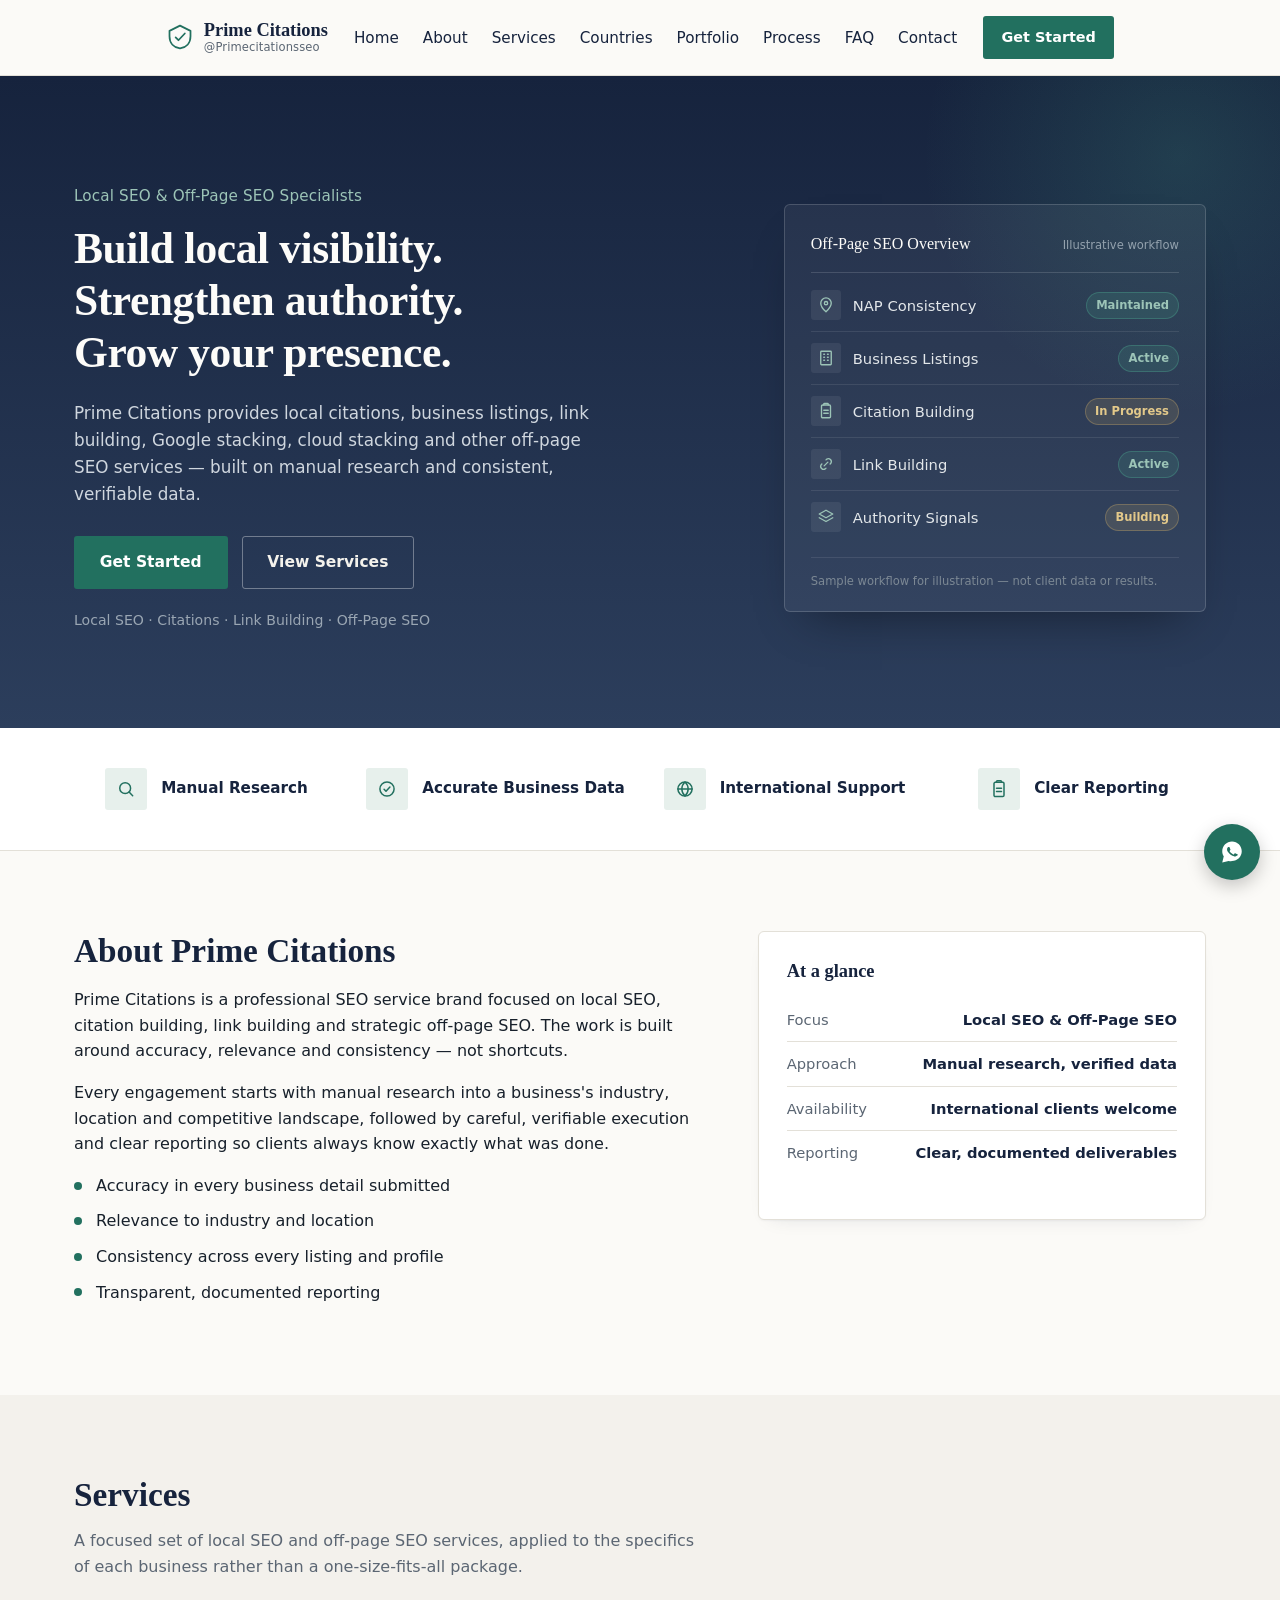
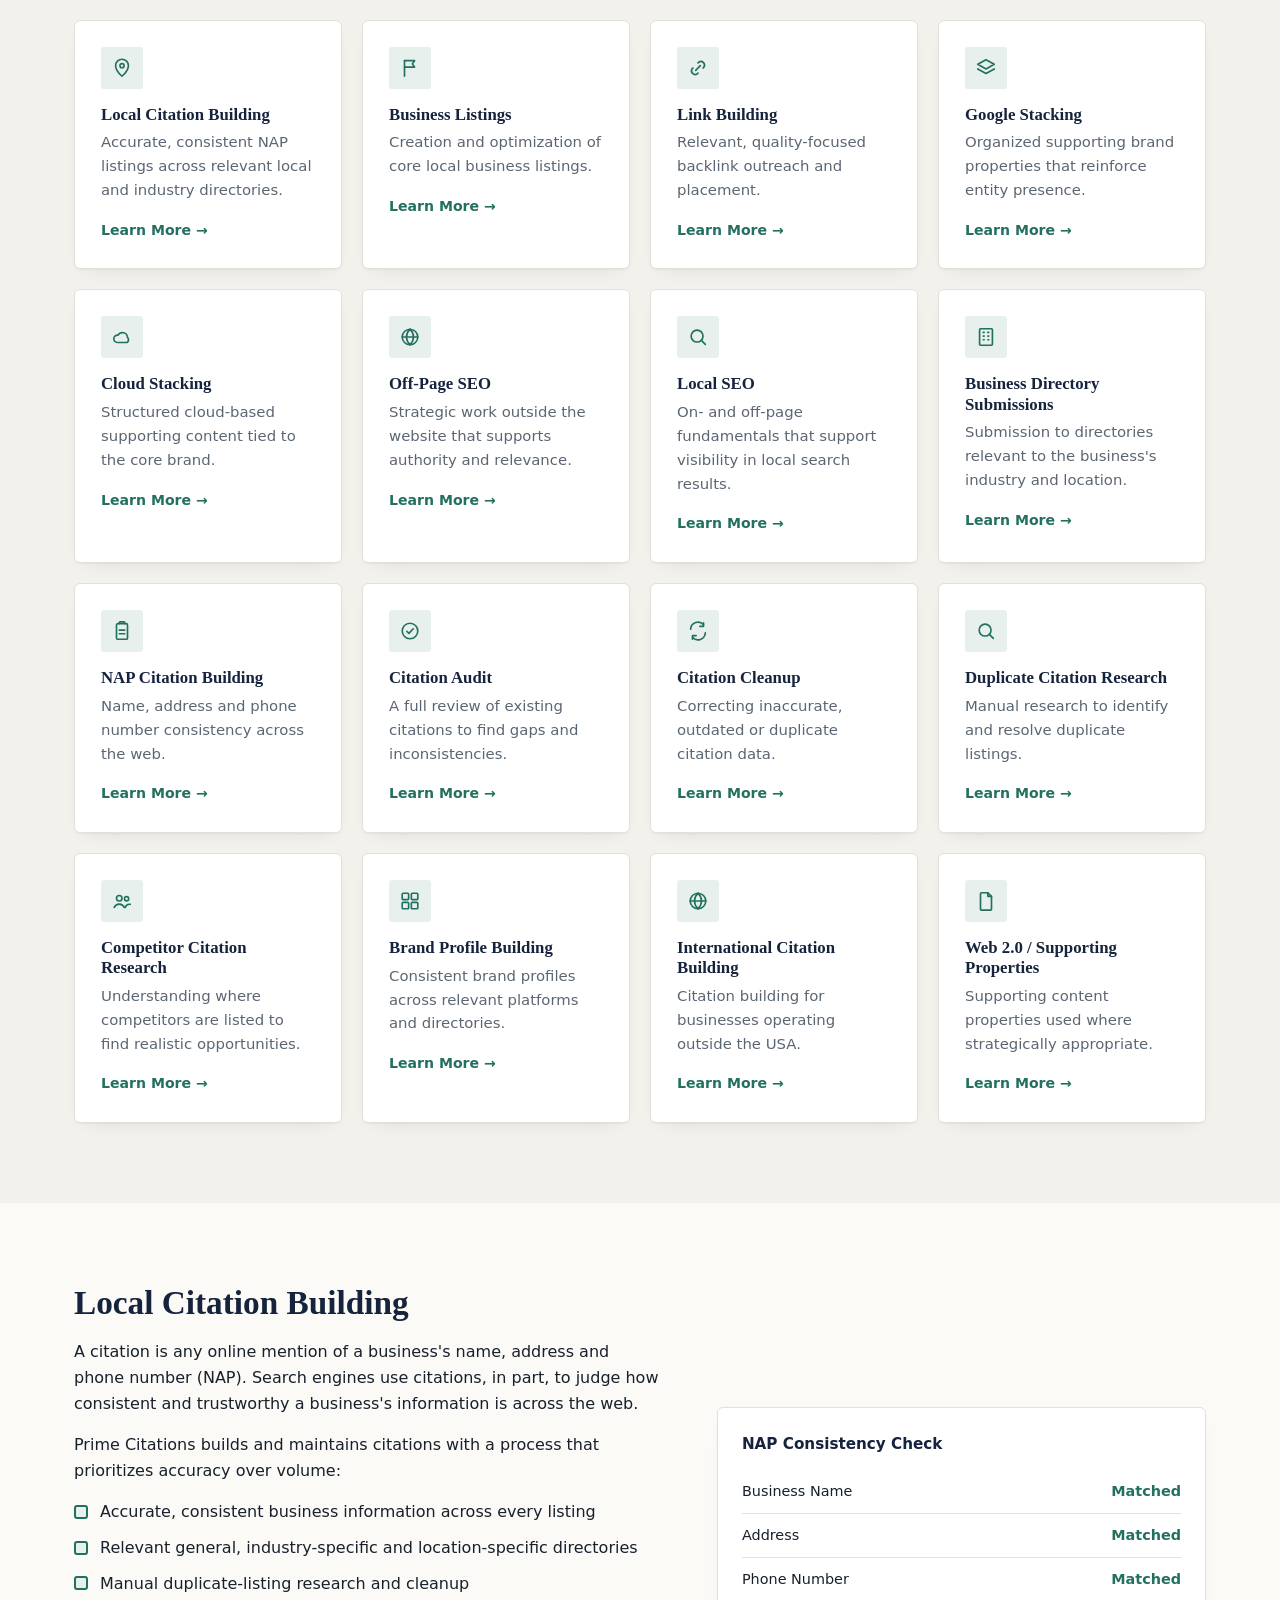
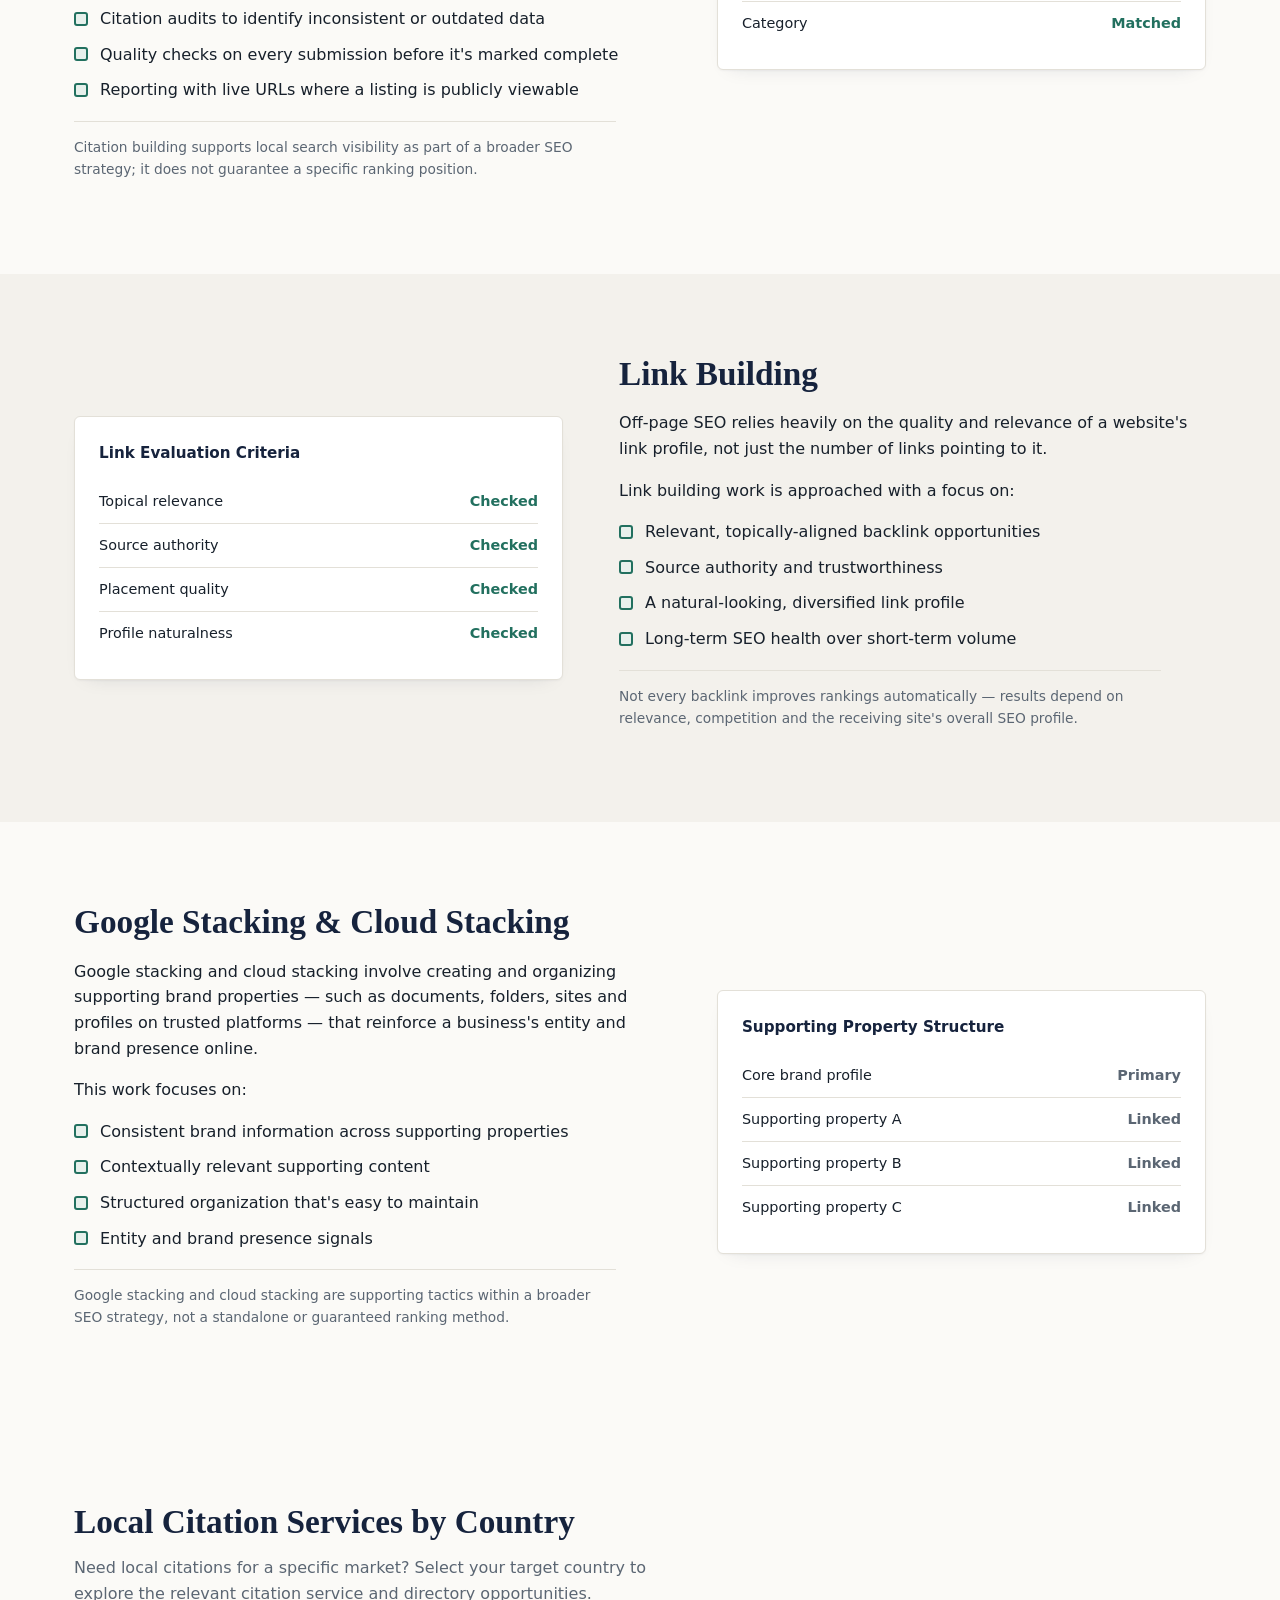
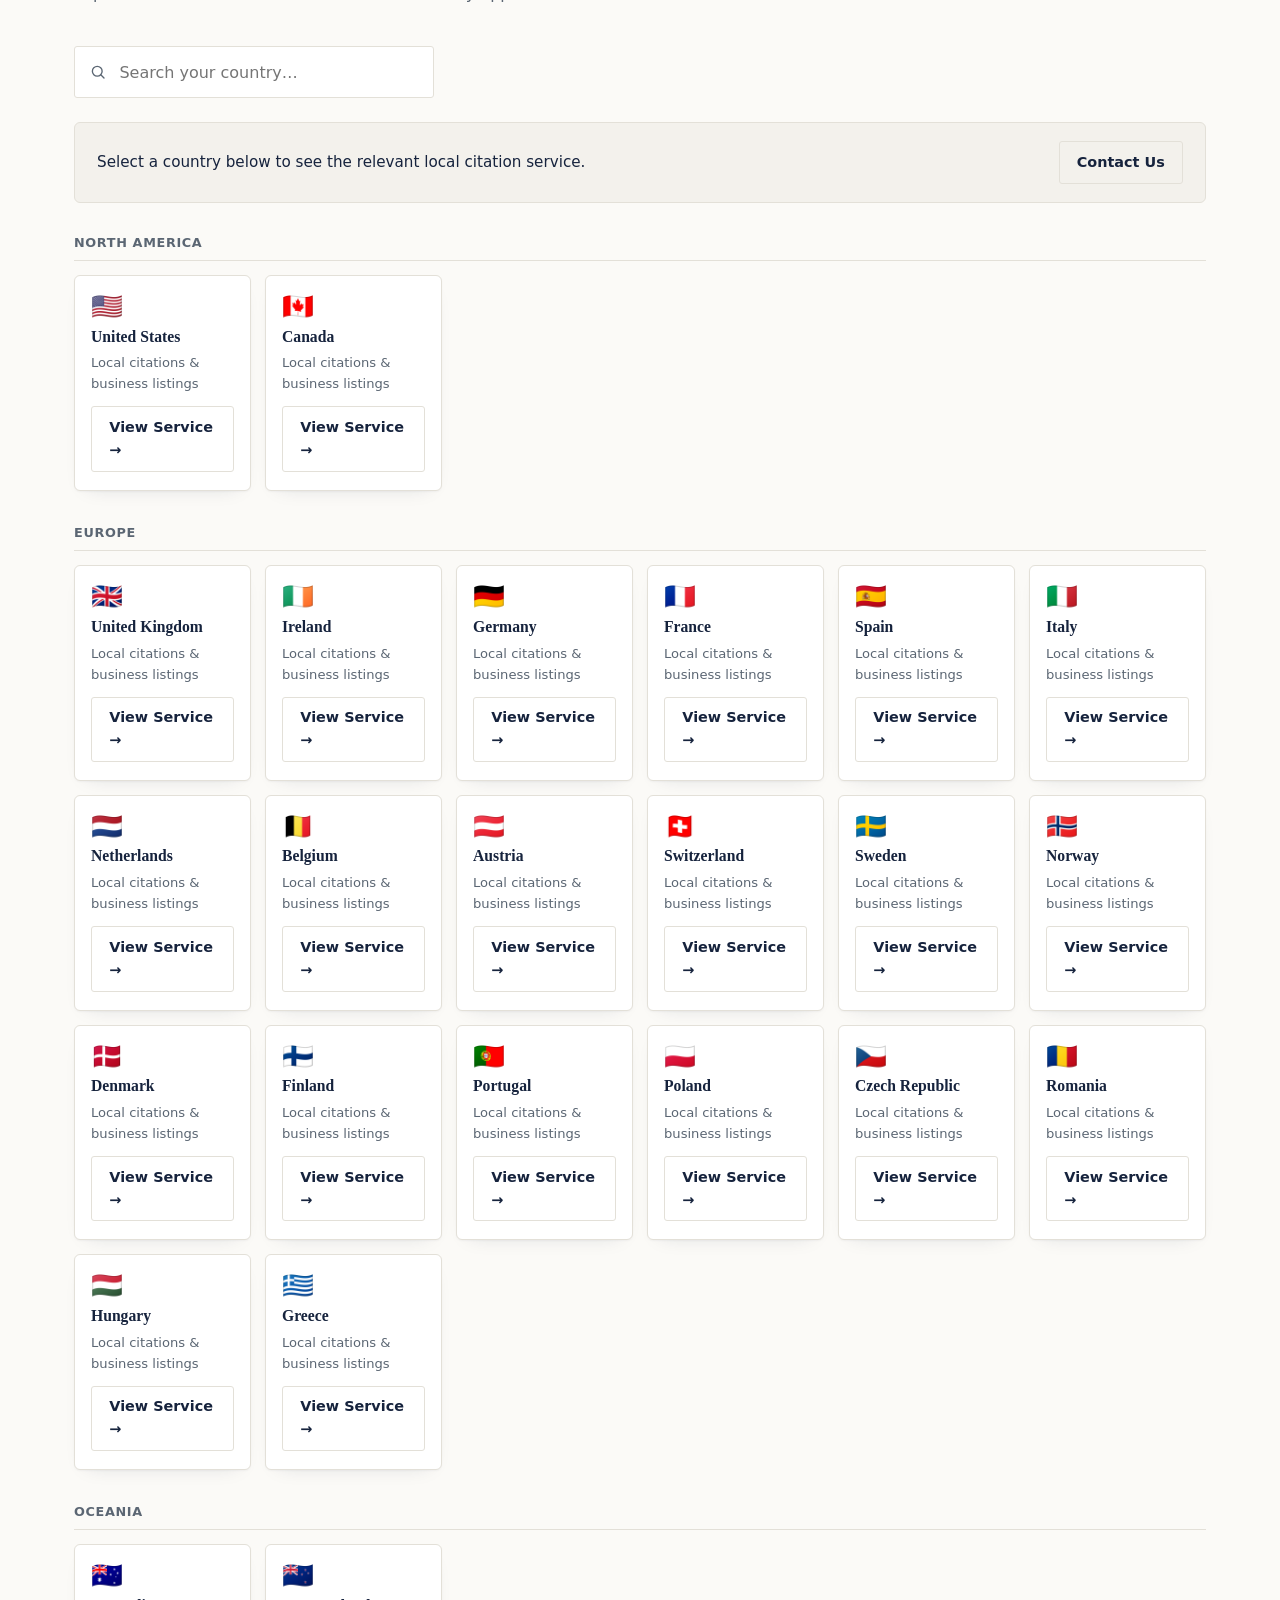
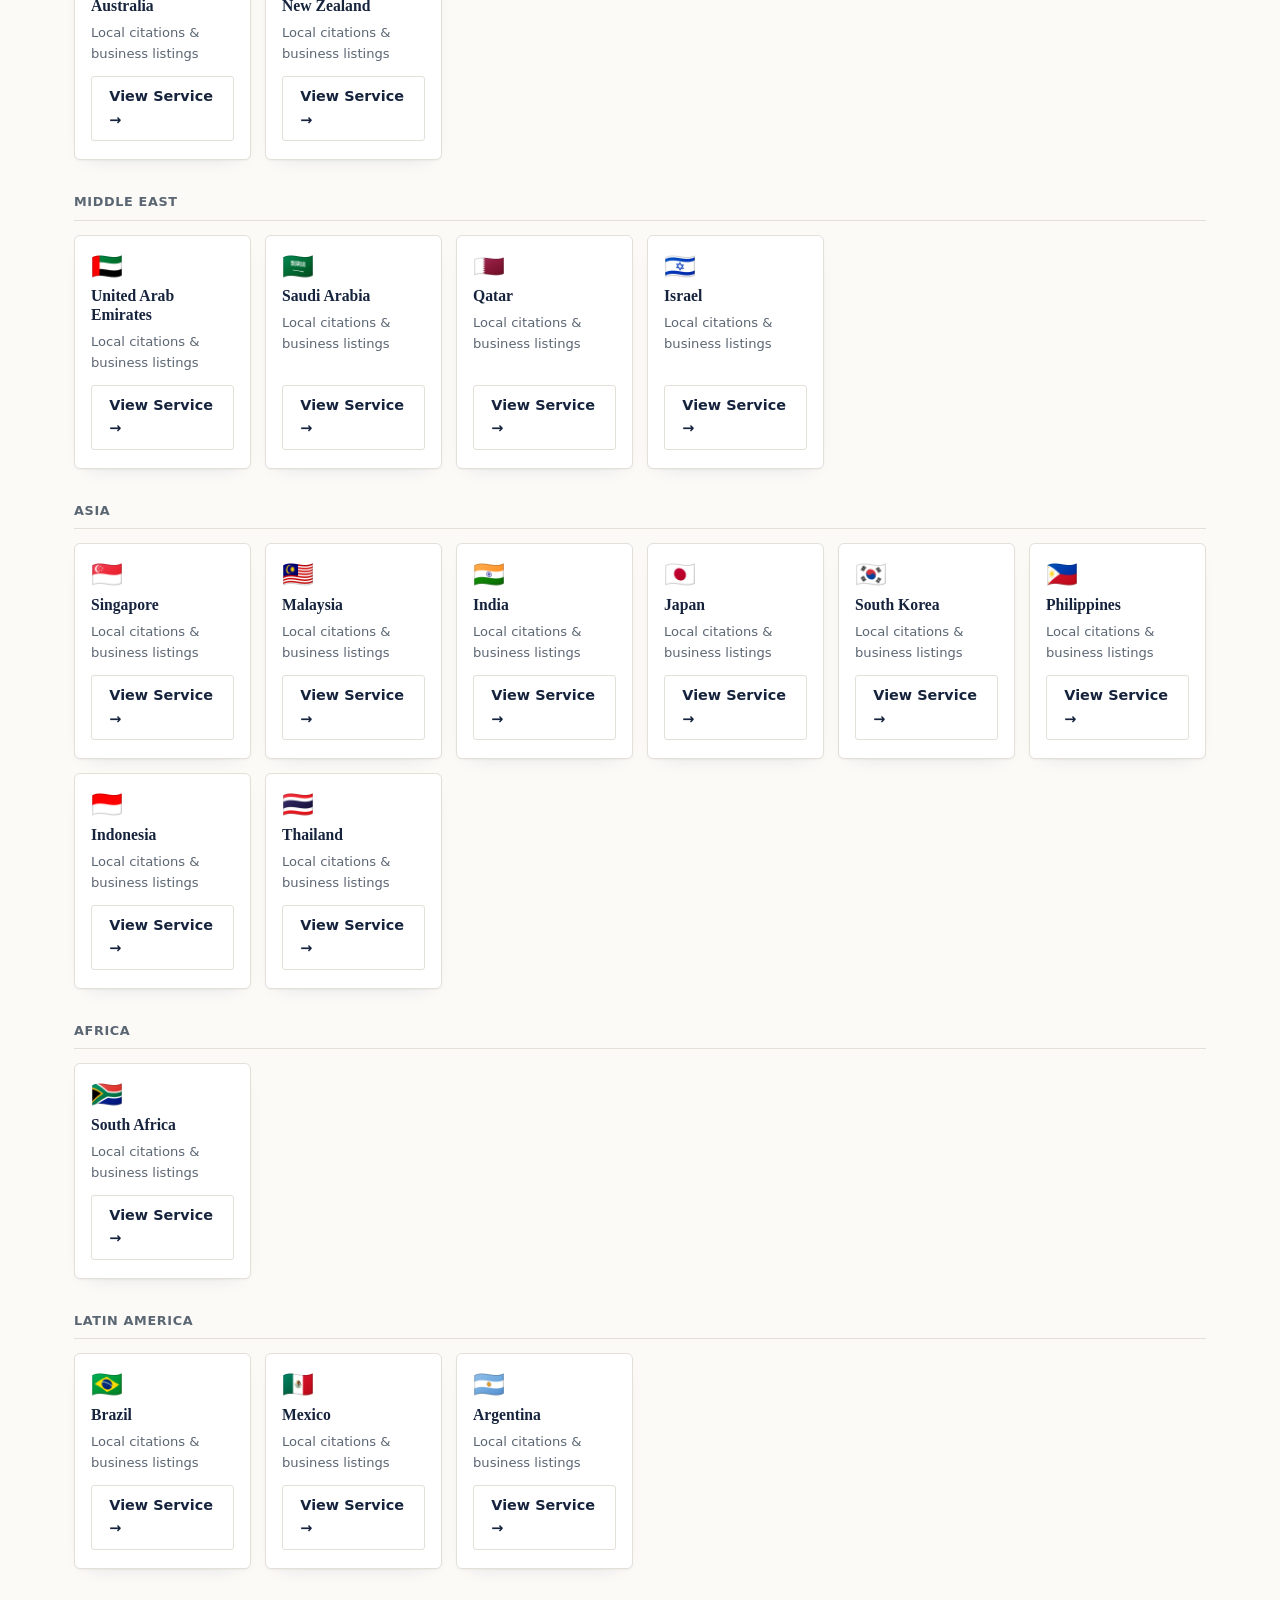
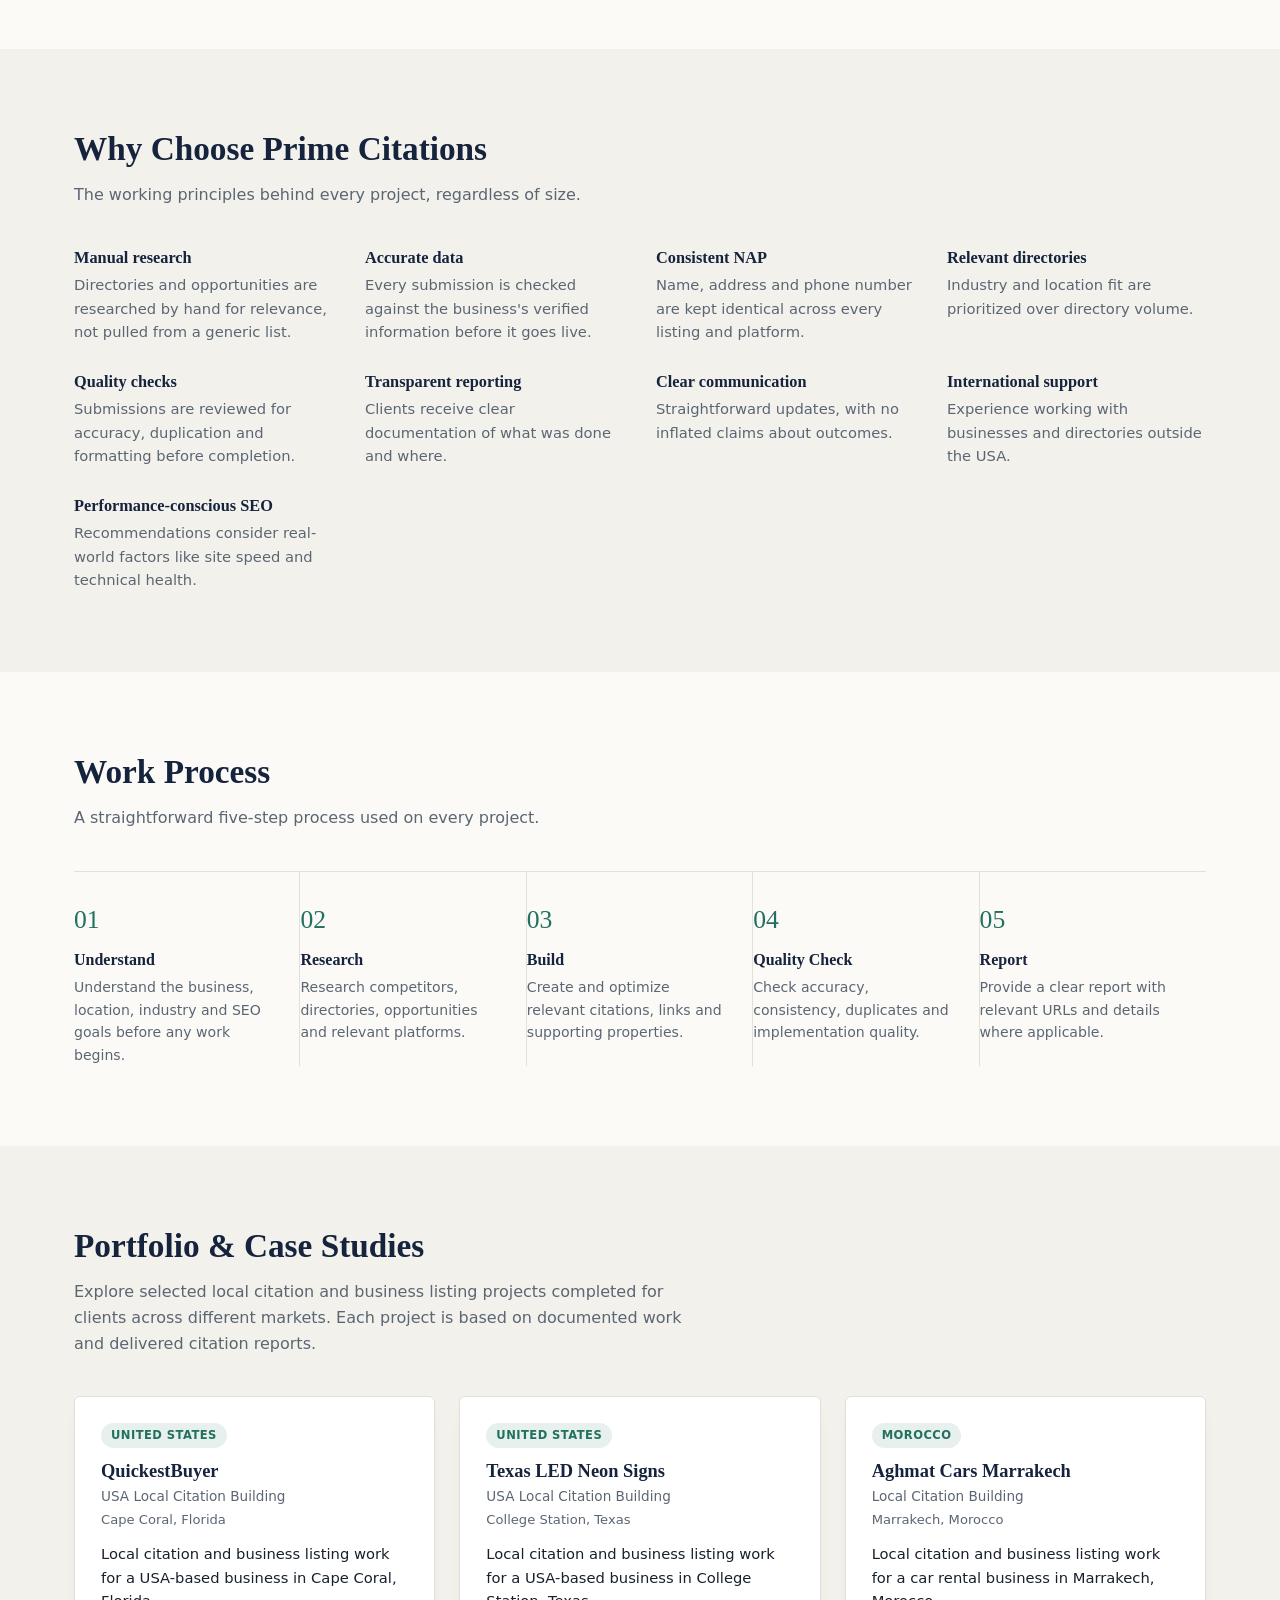
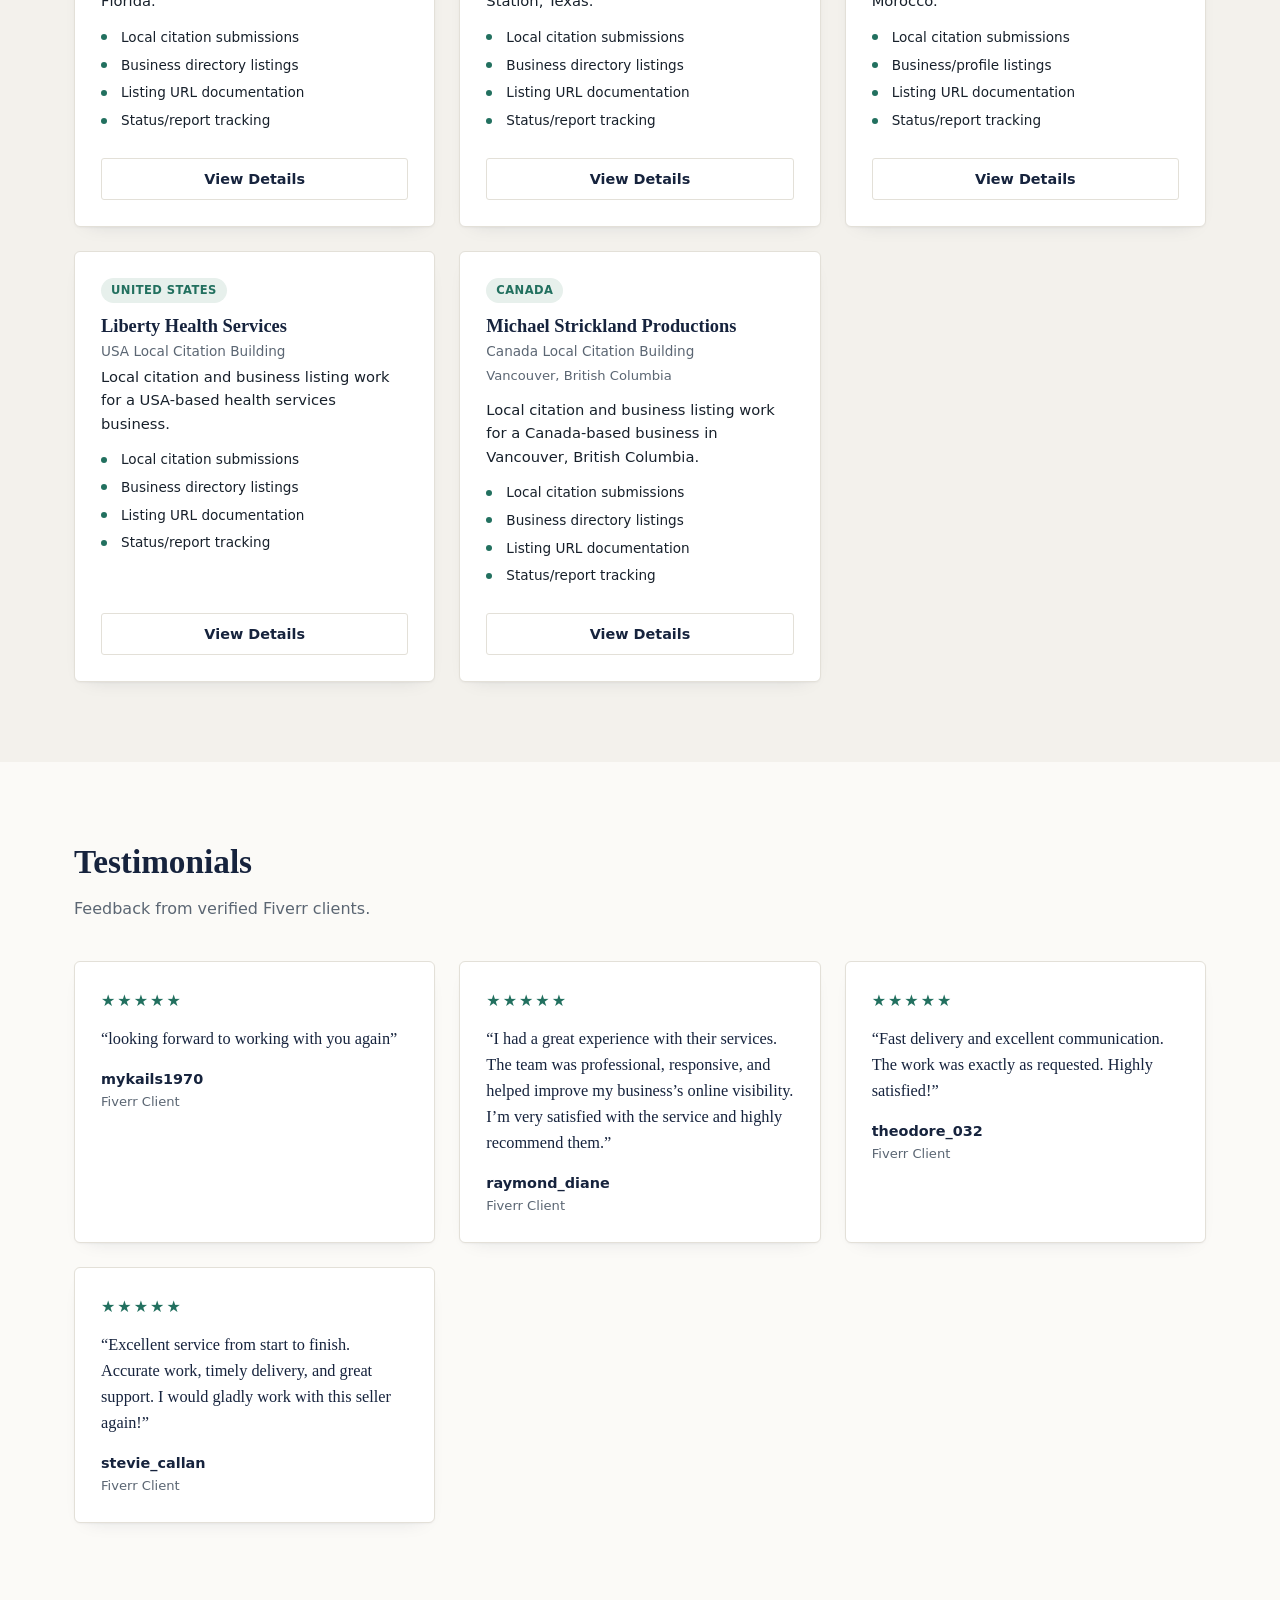
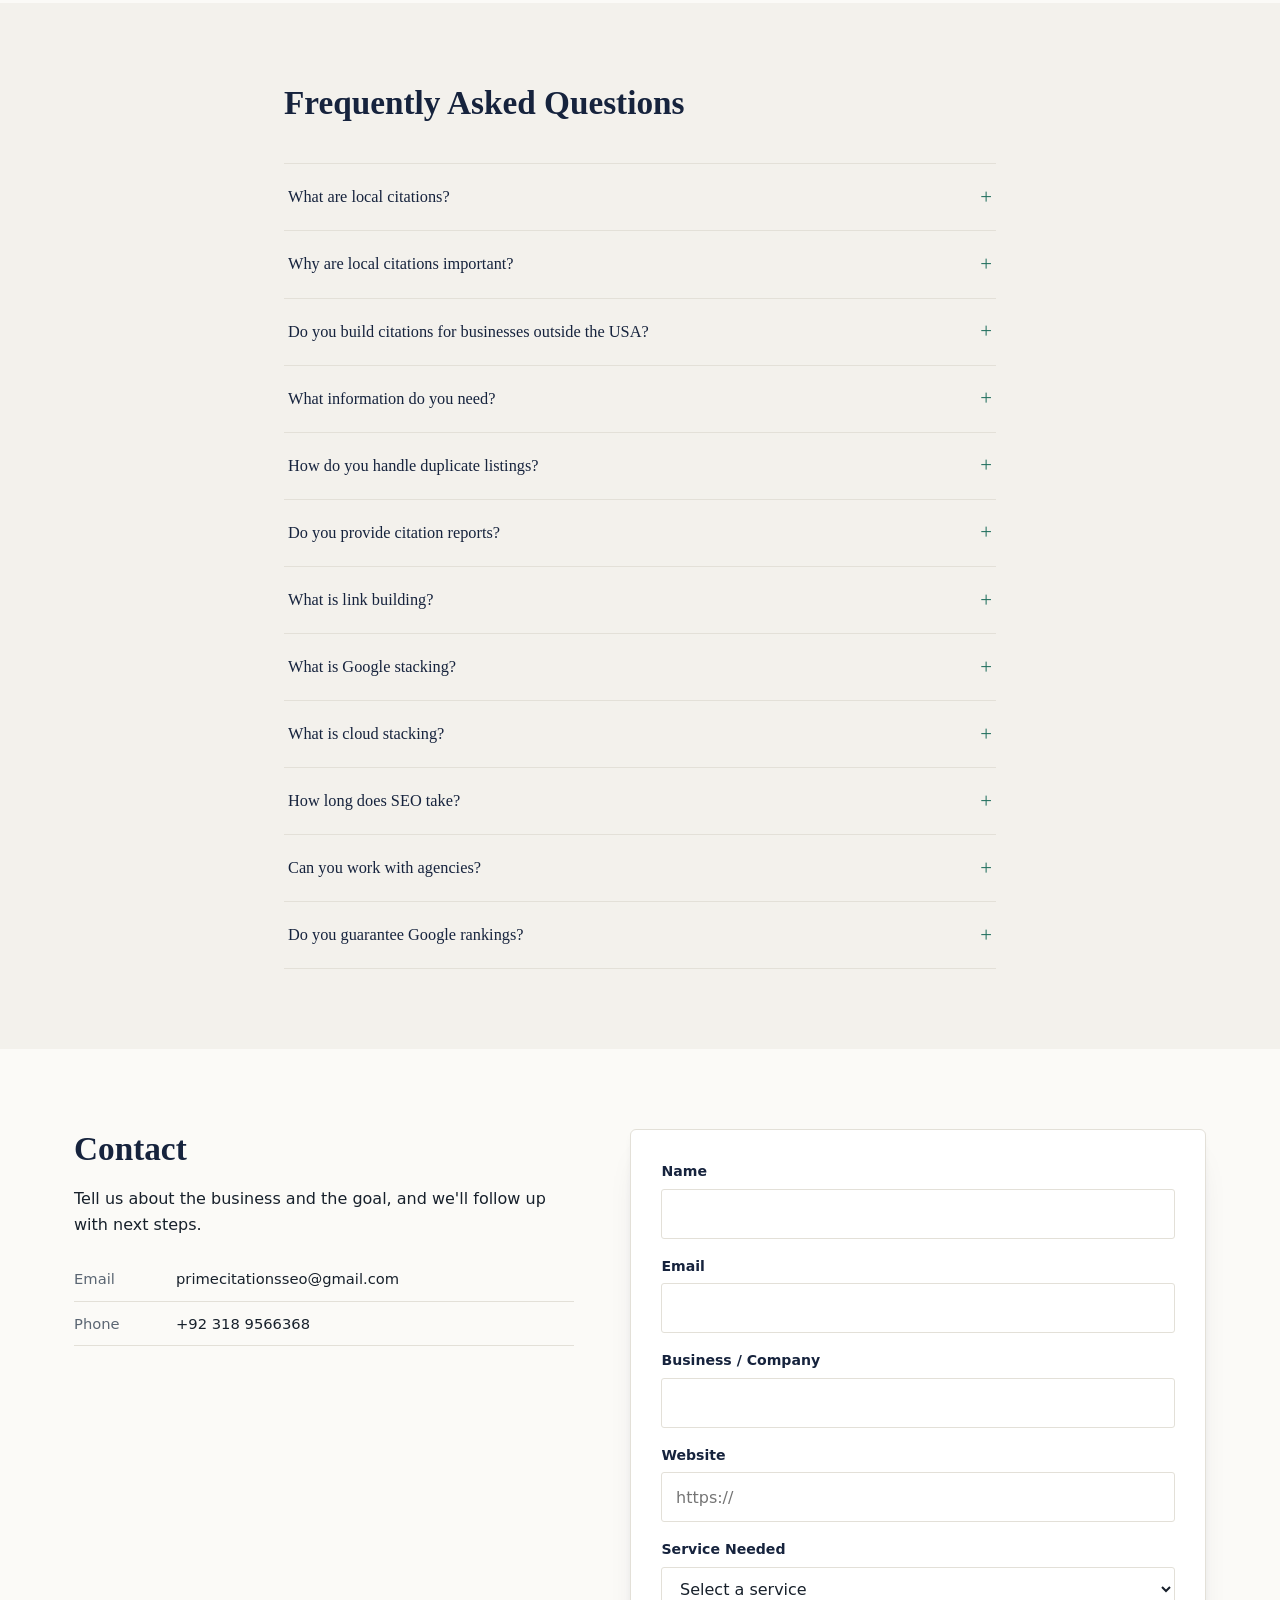
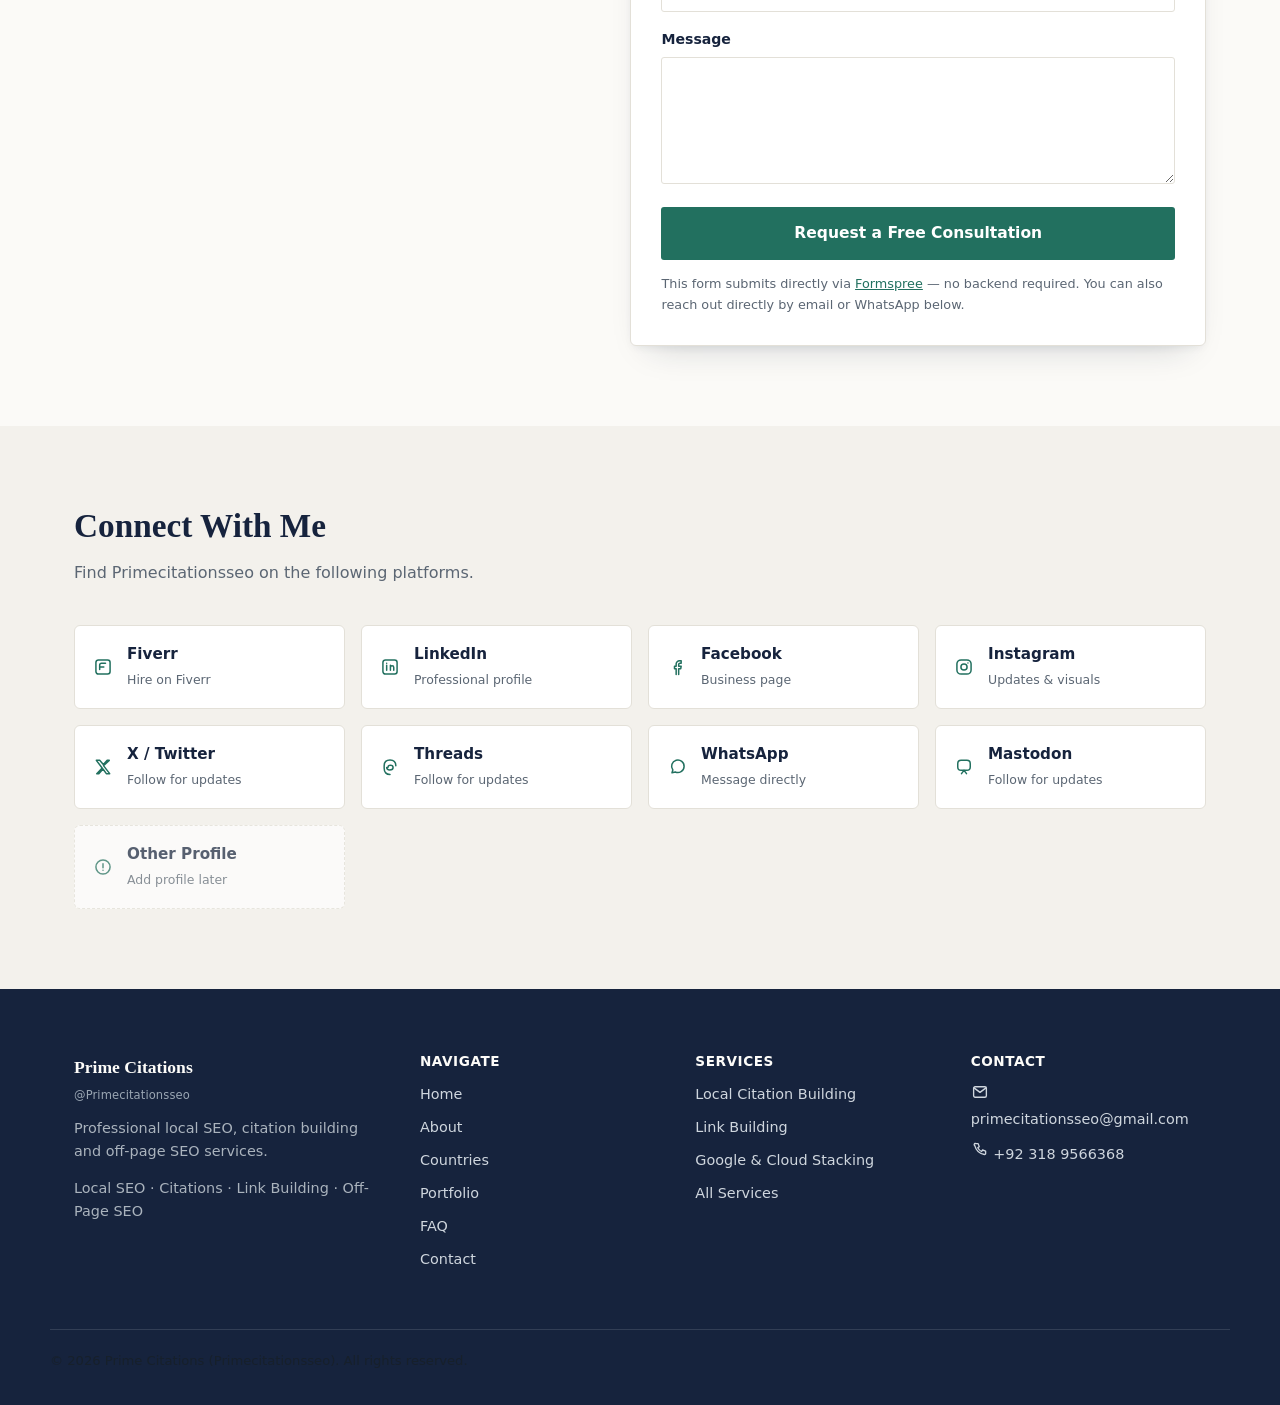
<file: index.html>
<!DOCTYPE html>
<html lang="en">
<head>
<meta charset="UTF-8">
<meta name="viewport" content="width=device-width, initial-scale=1.0">
<title>Prime Citations | Local SEO, Citation Building &amp; Off-Page SEO Services</title>
<meta name="description" content="Prime Citations (Primecitationsseo) provides professional local SEO, citation building, link building and off-page SEO services for businesses that want a stronger, more consistent online presence.">
<meta name="author" content="Prime Citations">
<meta name="robots" content="index, follow">
<link rel="canonical" href="YOUR_WEBSITE_URL_HERE/">

<!-- Open Graph -->
<meta property="og:type" content="website">
<meta property="og:site_name" content="Prime Citations">
<meta property="og:title" content="Prime Citations | Local SEO, Citation Building &amp; Off-Page SEO Services">
<meta property="og:description" content="Professional local SEO, citation building, link building and off-page SEO services. Manual research, accurate NAP data and transparent reporting.">
<meta property="og:url" content="YOUR_WEBSITE_URL_HERE/">
<meta property="og:image" content="YOUR_WEBSITE_URL_HERE/assets/images/og-cover.webp">

<!-- Twitter / X -->
<meta name="twitter:card" content="summary_large_image">
<meta name="twitter:title" content="Prime Citations | Local SEO &amp; Off-Page SEO Services">
<meta name="twitter:description" content="Local citation building, link building and Google/cloud stacking for businesses that want a consistent, trustworthy online presence.">
<meta name="twitter:image" content="YOUR_WEBSITE_URL_HERE/assets/images/og-cover.webp">

<link rel="icon" href="favicon.svg" type="image/svg+xml">
<link rel="stylesheet" href="style.css">

<script type="application/ld+json">
{
  "@context": "https://schema.org",
  "@type": "ProfessionalService",
  "name": "Prime Citations",
  "alternateName": "Primecitationsseo",
  "description": "Professional local SEO, citation building, link building and off-page SEO services.",
  "url": "YOUR_WEBSITE_URL_HERE/",
  "email": "primecitationsseo@gmail.com",
  "telephone": "+923189566368",
  "areaServed": "Worldwide",
  "priceRange": "$$",
  "sameAs": [
    "https://www.fiverr.com/prime_citations?public_mode=true",
    "https://www.linkedin.com/in/khalil-ahmad-primecitationsseo",
    "https://www.facebook.com/primecitationsseo/",
    "https://www.instagram.com/khalilahmadk88/",
    "https://x.com/khalilahmad888",
    "https://www.threads.com/@khalilahmadk88",
    "https://mastodon.social/@primecitationsseo"
  ]
}
</script>
</head>
<body>

<a class="skip-link" href="#main">Skip to content</a>

<header class="site-header" id="site-header">
  <div class="container header-inner">
    <a href="#home" class="brand" aria-label="Prime Citations home">
      <span class="brand-mark" aria-hidden="true">
        <svg viewBox="0 0 32 32" width="28" height="28" fill="none" stroke="currentColor" stroke-width="2" stroke-linecap="round" stroke-linejoin="round">
          <path d="M16 3 4 9v6c0 8 5 13 12 14 7-1 12-6 12-14V9L16 3z"/>
          <path d="M11 16.5l3.2 3.2L21.5 12"/>
        </svg>
      </span>
      <span class="brand-text">
        <span class="brand-name">Prime Citations</span>
        <span class="brand-username">@Primecitationsseo</span>
      </span>
    </a>

    <nav class="main-nav" id="main-nav" aria-label="Primary">
      <ul>
        <li><a href="#home">Home</a></li>
        <li><a href="#about">About</a></li>
        <li><a href="#services">Services</a></li>
        <li><a href="#countries">Countries</a></li>
        <li><a href="#portfolio">Portfolio</a></li>
        <li><a href="#process">Process</a></li>
        <li><a href="#faq">FAQ</a></li>
        <li><a href="#contact">Contact</a></li>
      </ul>
    </nav>

    <div class="header-actions">
      <a href="#contact" class="btn btn-primary btn-sm">Get Started</a>
      <button class="nav-toggle" id="nav-toggle" aria-expanded="false" aria-controls="main-nav" aria-label="Open menu">
        <span></span><span></span><span></span>
      </button>
    </div>
  </div>
</header>

<main id="main">

  <!-- HERO -->
  <section class="hero" id="home">
    <div class="container hero-inner">
      <div class="hero-copy">
        <p class="hero-kicker">Local SEO &amp; Off-Page SEO Specialists</p>
        <h1>Build local visibility. Strengthen authority. Grow your presence.</h1>
        <p class="hero-lede">Prime Citations provides local citations, business listings, link building, Google stacking, cloud stacking and other off-page SEO services &mdash; built on manual research and consistent, verifiable data.</p>
        <div class="hero-actions">
          <a href="#contact" class="btn btn-primary">Get Started</a>
          <a href="#services" class="btn btn-outline">View Services</a>
        </div>
        <p class="hero-trustline">Local SEO &middot; Citations &middot; Link Building &middot; Off-Page SEO</p>
      </div>
      <div class="hero-panel" aria-hidden="true">
        <div class="hero-panel-card">
          <div class="hero-panel-head">
            <span class="hero-panel-title">Off-Page SEO Overview</span>
            <span class="hero-panel-subtitle">Illustrative workflow</span>
          </div>
          <div class="hero-panel-row">
            <span class="hero-panel-icon"><svg viewBox="0 0 24 24" fill="none" stroke="currentColor" stroke-width="1.8" stroke-linecap="round" stroke-linejoin="round" width="18" height="18"><path d="M12 21s7-6.2 7-11.5A7 7 0 0 0 5 9.5C5 14.8 12 21 12 21z"/><circle cx="12" cy="9.5" r="2.2"/></svg></span>
            <span class="hero-panel-label">NAP Consistency</span>
            <span class="status-badge status-maintained">Maintained</span>
          </div>
          <div class="hero-panel-row">
            <span class="hero-panel-icon"><svg viewBox="0 0 24 24" fill="none" stroke="currentColor" stroke-width="1.8" stroke-linecap="round" stroke-linejoin="round" width="18" height="18"><rect x="5" y="3" width="14" height="18" rx="1"/><path d="M9 7h1M14 7h1M9 11h1M14 11h1M9 15h1M14 15h1"/></svg></span>
            <span class="hero-panel-label">Business Listings</span>
            <span class="status-badge status-active">Active</span>
          </div>
          <div class="hero-panel-row">
            <span class="hero-panel-icon"><svg viewBox="0 0 24 24" fill="none" stroke="currentColor" stroke-width="1.8" stroke-linecap="round" stroke-linejoin="round" width="18" height="18"><rect x="6" y="4" width="12" height="17" rx="1.5"/><path d="M9 4V3a1 1 0 0 1 1-1h4a1 1 0 0 1 1 1v1"/><path d="M9 11h6M9 15h6"/></svg></span>
            <span class="hero-panel-label">Citation Building</span>
            <span class="status-badge status-progress">In Progress</span>
          </div>
          <div class="hero-panel-row">
            <span class="hero-panel-icon"><svg viewBox="0 0 24 24" fill="none" stroke="currentColor" stroke-width="1.8" stroke-linecap="round" stroke-linejoin="round" width="18" height="18"><path d="M9.5 14.5l5-5"/><path d="M12 6.5l1-1a4 4 0 0 1 5.5 5.5l-1 1"/><path d="M12 17.5l-1 1a4 4 0 0 1-5.5-5.5l1-1"/></svg></span>
            <span class="hero-panel-label">Link Building</span>
            <span class="status-badge status-active">Active</span>
          </div>
          <div class="hero-panel-row">
            <span class="hero-panel-icon"><svg viewBox="0 0 24 24" fill="none" stroke="currentColor" stroke-width="1.8" stroke-linecap="round" stroke-linejoin="round" width="18" height="18"><path d="M12 3l9 5-9 5-9-5 9-5z"/><path d="M3 13l9 5 9-5"/></svg></span>
            <span class="hero-panel-label">Authority Signals</span>
            <span class="status-badge status-progress">Building</span>
          </div>
          <p class="hero-panel-foot">Sample workflow for illustration &mdash; not client data or results.</p>
        </div>
      </div>
    </div>
  </section>

  <!-- TRUST POINTS -->
  <section class="trust-strip" aria-label="What guides our work">
    <div class="container trust-grid">
      <div class="trust-item">
        <span class="trust-icon"><svg viewBox="0 0 24 24" fill="none" stroke="currentColor" stroke-width="1.8" stroke-linecap="round" stroke-linejoin="round" width="20" height="20"><circle cx="11" cy="11" r="6.5"/><path d="M20 20l-4.3-4.3"/></svg></span>
        <span class="trust-label">Manual Research</span>
      </div>
      <div class="trust-item">
        <span class="trust-icon"><svg viewBox="0 0 24 24" fill="none" stroke="currentColor" stroke-width="1.8" stroke-linecap="round" stroke-linejoin="round" width="20" height="20"><circle cx="12" cy="12" r="8.5"/><path d="M8.5 12.3l2.3 2.3 4.7-5"/></svg></span>
        <span class="trust-label">Accurate Business Data</span>
      </div>
      <div class="trust-item">
        <span class="trust-icon"><svg viewBox="0 0 24 24" fill="none" stroke="currentColor" stroke-width="1.8" stroke-linecap="round" stroke-linejoin="round" width="20" height="20"><circle cx="12" cy="12" r="8.5"/><path d="M3.5 12h17M12 3.5c2.5 2.4 3.8 5.4 3.8 8.5s-1.3 6.1-3.8 8.5c-2.5-2.4-3.8-5.4-3.8-8.5S9.5 5.9 12 3.5z"/></svg></span>
        <span class="trust-label">International Support</span>
      </div>
      <div class="trust-item">
        <span class="trust-icon"><svg viewBox="0 0 24 24" fill="none" stroke="currentColor" stroke-width="1.8" stroke-linecap="round" stroke-linejoin="round" width="20" height="20"><rect x="6" y="4" width="12" height="17" rx="1.5"/><path d="M9 4V3a1 1 0 0 1 1-1h4a1 1 0 0 1 1 1v1"/><path d="M9 11h6M9 15h6"/></svg></span>
        <span class="trust-label">Clear Reporting</span>
      </div>
    </div>
  </section>

  <!-- ABOUT -->
  <section class="section" id="about">
    <div class="container about-grid">
      <div class="about-copy">
        <h2>About Prime Citations</h2>
        <p>Prime Citations is a professional SEO service brand focused on local SEO, citation building, link building and strategic off-page SEO. The work is built around accuracy, relevance and consistency &mdash; not shortcuts.</p>
        <p>Every engagement starts with manual research into a business's industry, location and competitive landscape, followed by careful, verifiable execution and clear reporting so clients always know exactly what was done.</p>
        <ul class="about-principles">
          <li>Accuracy in every business detail submitted</li>
          <li>Relevance to industry and location</li>
          <li>Consistency across every listing and profile</li>
          <li>Transparent, documented reporting</li>
        </ul>
      </div>
      <div class="about-aside">
        <h3>At a glance</h3>
        <dl class="about-facts">
          <div><dt>Focus</dt><dd>Local SEO &amp; Off-Page SEO</dd></div>
          <div><dt>Approach</dt><dd>Manual research, verified data</dd></div>
          <div><dt>Availability</dt><dd>International clients welcome</dd></div>
          <div><dt>Reporting</dt><dd>Clear, documented deliverables</dd></div>
        </dl>
      </div>
    </div>
  </section>

  <!-- SERVICES -->
  <section class="section section-alt" id="services">
    <div class="container">
      <div class="section-head">
        <h2>Services</h2>
        <p>A focused set of local SEO and off-page SEO services, applied to the specifics of each business rather than a one-size-fits-all package.</p>
      </div>
      <div class="services-grid" id="services-grid"><!-- populated by script.js --></div>
    </div>
  </section>

  <!-- LOCAL CITATION BUILDING -->
  <section class="section deep-dive" id="local-citation-building">
    <div class="container deep-dive-grid">
      <div class="deep-dive-copy">
        <h2>Local Citation Building</h2>
        <p>A citation is any online mention of a business's name, address and phone number (NAP). Search engines use citations, in part, to judge how consistent and trustworthy a business's information is across the web.</p>
        <p>Prime Citations builds and maintains citations with a process that prioritizes accuracy over volume:</p>
        <ul class="check-list">
          <li>Accurate, consistent business information across every listing</li>
          <li>Relevant general, industry-specific and location-specific directories</li>
          <li>Manual duplicate-listing research and cleanup</li>
          <li>Citation audits to identify inconsistent or outdated data</li>
          <li>Quality checks on every submission before it's marked complete</li>
          <li>Reporting with live URLs where a listing is publicly viewable</li>
        </ul>
        <p class="fine-print">Citation building supports local search visibility as part of a broader SEO strategy; it does not guarantee a specific ranking position.</p>
      </div>
      <div class="deep-dive-visual" aria-hidden="true">
        <div class="visual-card">
          <p class="visual-card-title">NAP Consistency Check</p>
          <div class="visual-row"><span>Business Name</span><span class="visual-ok">Matched</span></div>
          <div class="visual-row"><span>Address</span><span class="visual-ok">Matched</span></div>
          <div class="visual-row"><span>Phone Number</span><span class="visual-ok">Matched</span></div>
          <div class="visual-row"><span>Category</span><span class="visual-ok">Matched</span></div>
        </div>
      </div>
    </div>
  </section>

  <!-- LINK BUILDING -->
  <section class="section deep-dive deep-dive-reverse section-alt" id="link-building">
    <div class="container deep-dive-grid">
      <div class="deep-dive-visual" aria-hidden="true">
        <div class="visual-card">
          <p class="visual-card-title">Link Evaluation Criteria</p>
          <div class="visual-row"><span>Topical relevance</span><span class="visual-ok">Checked</span></div>
          <div class="visual-row"><span>Source authority</span><span class="visual-ok">Checked</span></div>
          <div class="visual-row"><span>Placement quality</span><span class="visual-ok">Checked</span></div>
          <div class="visual-row"><span>Profile naturalness</span><span class="visual-ok">Checked</span></div>
        </div>
      </div>
      <div class="deep-dive-copy">
        <h2>Link Building</h2>
        <p>Off-page SEO relies heavily on the quality and relevance of a website's link profile, not just the number of links pointing to it.</p>
        <p>Link building work is approached with a focus on:</p>
        <ul class="check-list">
          <li>Relevant, topically-aligned backlink opportunities</li>
          <li>Source authority and trustworthiness</li>
          <li>A natural-looking, diversified link profile</li>
          <li>Long-term SEO health over short-term volume</li>
        </ul>
        <p class="fine-print">Not every backlink improves rankings automatically &mdash; results depend on relevance, competition and the receiving site's overall SEO profile.</p>
      </div>
    </div>
  </section>

  <!-- GOOGLE / CLOUD STACKING -->
  <section class="section deep-dive" id="google-stacking">
    <div class="container deep-dive-grid">
      <div class="deep-dive-copy">
        <h2>Google Stacking &amp; Cloud Stacking</h2>
        <p>Google stacking and cloud stacking involve creating and organizing supporting brand properties &mdash; such as documents, folders, sites and profiles on trusted platforms &mdash; that reinforce a business's entity and brand presence online.</p>
        <p>This work focuses on:</p>
        <ul class="check-list">
          <li>Consistent brand information across supporting properties</li>
          <li>Contextually relevant supporting content</li>
          <li>Structured organization that's easy to maintain</li>
          <li>Entity and brand presence signals</li>
        </ul>
        <p class="fine-print">Google stacking and cloud stacking are supporting tactics within a broader SEO strategy, not a standalone or guaranteed ranking method.</p>
      </div>
      <div class="deep-dive-visual" aria-hidden="true">
        <div class="visual-card">
          <p class="visual-card-title">Supporting Property Structure</p>
          <div class="visual-row"><span>Core brand profile</span><span class="visual-tag">Primary</span></div>
          <div class="visual-row"><span>Supporting property A</span><span class="visual-tag">Linked</span></div>
          <div class="visual-row"><span>Supporting property B</span><span class="visual-tag">Linked</span></div>
          <div class="visual-row"><span>Supporting property C</span><span class="visual-tag">Linked</span></div>
        </div>
      </div>
    </div>
  </section>

  <!-- LOCAL CITATION SERVICES BY COUNTRY -->
  <section class="section" id="countries">
    <div class="container">
      <div class="section-head">
        <h2>Local Citation Services by Country</h2>
        <p>Need local citations for a specific market? Select your target country to explore the relevant citation service and directory opportunities.</p>
      </div>

      <div class="country-toolbar">
        <label class="country-search-wrap" for="country-search">
          <svg viewBox="0 0 24 24" fill="none" stroke="currentColor" stroke-width="1.8" stroke-linecap="round" stroke-linejoin="round" width="18" height="18" aria-hidden="true"><circle cx="11" cy="11" r="6.5"/><path d="M20 20l-4.3-4.3"/></svg>
          <input type="text" id="country-search" placeholder="Search your country&hellip;" autocomplete="off" aria-label="Search for a country">
        </label>
      </div>

      <div class="country-selected-panel" id="country-selected-panel">
        <p id="country-selected-message">Select a country below to see the relevant local citation service.</p>
        <a href="#contact" class="btn btn-outline btn-sm" id="country-selected-cta">Contact Us</a>
      </div>

      <div id="country-groups"><!-- populated by script.js --></div>
      <p class="country-empty" id="country-empty" hidden>No countries match your search. Try a different name, or <a href="#contact">contact us</a> about your market.</p>
    </div>
  </section>

  <!-- WHY CHOOSE US -->
  <section class="section section-alt" id="why-choose-us">
    <div class="container">
      <div class="section-head">
        <h2>Why Choose Prime Citations</h2>
        <p>The working principles behind every project, regardless of size.</p>
      </div>
      <div class="why-grid">
        <div class="why-item"><h3>Manual research</h3><p>Directories and opportunities are researched by hand for relevance, not pulled from a generic list.</p></div>
        <div class="why-item"><h3>Accurate data</h3><p>Every submission is checked against the business's verified information before it goes live.</p></div>
        <div class="why-item"><h3>Consistent NAP</h3><p>Name, address and phone number are kept identical across every listing and platform.</p></div>
        <div class="why-item"><h3>Relevant directories</h3><p>Industry and location fit are prioritized over directory volume.</p></div>
        <div class="why-item"><h3>Quality checks</h3><p>Submissions are reviewed for accuracy, duplication and formatting before completion.</p></div>
        <div class="why-item"><h3>Transparent reporting</h3><p>Clients receive clear documentation of what was done and where.</p></div>
        <div class="why-item"><h3>Clear communication</h3><p>Straightforward updates, with no inflated claims about outcomes.</p></div>
        <div class="why-item"><h3>International support</h3><p>Experience working with businesses and directories outside the USA.</p></div>
        <div class="why-item"><h3>Performance-conscious SEO</h3><p>Recommendations consider real-world factors like site speed and technical health.</p></div>
      </div>
    </div>
  </section>

  <!-- PROCESS -->
  <section class="section" id="process">
    <div class="container">
      <div class="section-head">
        <h2>Work Process</h2>
        <p>A straightforward five-step process used on every project.</p>
      </div>
      <ol class="process-list">
        <li class="process-item">
          <span class="process-index">01</span>
          <div>
            <h3>Understand</h3>
            <p>Understand the business, location, industry and SEO goals before any work begins.</p>
          </div>
        </li>
        <li class="process-item">
          <span class="process-index">02</span>
          <div>
            <h3>Research</h3>
            <p>Research competitors, directories, opportunities and relevant platforms.</p>
          </div>
        </li>
        <li class="process-item">
          <span class="process-index">03</span>
          <div>
            <h3>Build</h3>
            <p>Create and optimize relevant citations, links and supporting properties.</p>
          </div>
        </li>
        <li class="process-item">
          <span class="process-index">04</span>
          <div>
            <h3>Quality Check</h3>
            <p>Check accuracy, consistency, duplicates and implementation quality.</p>
          </div>
        </li>
        <li class="process-item">
          <span class="process-index">05</span>
          <div>
            <h3>Report</h3>
            <p>Provide a clear report with relevant URLs and details where applicable.</p>
          </div>
        </li>
      </ol>
    </div>
  </section>

  <!-- PORTFOLIO -->
  <section class="section section-alt" id="portfolio">
    <div class="container">
      <div class="section-head">
        <h2>Portfolio &amp; Case Studies</h2>
        <p>Explore selected local citation and business listing projects completed for clients across different markets. Each project is based on documented work and delivered citation reports.</p>
      </div>
      <div class="portfolio-grid" id="portfolio-grid"><!-- populated by script.js --></div>
    </div>
  </section>

  <!-- PORTFOLIO PROJECT DETAILS MODAL -->
  <div class="modal-overlay" id="portfolio-modal-overlay" hidden>
    <div class="modal-panel" role="dialog" aria-modal="true" aria-labelledby="portfolio-modal-title" id="portfolio-modal-panel">
      <button type="button" class="modal-close" id="portfolio-modal-close" aria-label="Close project details">&times;</button>
      <div id="portfolio-modal-body"><!-- populated by script.js --></div>
    </div>
  </div>

  <!-- TESTIMONIALS -->
  <section class="section" id="testimonials">
    <div class="container">
      <div class="section-head">
        <h2>Testimonials</h2>
        <p>Feedback from verified Fiverr clients.</p>
      </div>
      <div class="testimonial-grid" id="testimonial-grid"><!-- populated by script.js --></div>
    </div>
  </section>

  <!-- FAQ -->
  <section class="section section-alt" id="faq">
    <div class="container container-narrow">
      <div class="section-head">
        <h2>Frequently Asked Questions</h2>
      </div>
      <div class="faq-list" id="faq-list"><!-- populated by script.js --></div>
    </div>
  </section>

  <!-- CONTACT -->
  <section class="section" id="contact">
    <div class="container contact-grid">
      <div class="contact-intro">
        <h2>Contact</h2>
        <p>Tell us about the business and the goal, and we'll follow up with next steps.</p>
        <div class="contact-details" id="contact-details"><!-- populated by script.js --></div>
      </div>

      <form class="contact-form" id="contact-form" action="https://formspree.io/f/xyezjgvn" method="POST">
        <div class="form-row">
          <label for="cf-name">Name</label>
          <input type="text" id="cf-name" name="name" required autocomplete="name">
        </div>
        <div class="form-row">
          <label for="cf-email">Email</label>
          <input type="email" id="cf-email" name="email" required autocomplete="email">
        </div>
        <div class="form-row">
          <label for="cf-company">Business / Company</label>
          <input type="text" id="cf-company" name="company" autocomplete="organization">
        </div>
        <div class="form-row">
          <label for="cf-website">Website</label>
          <input type="url" id="cf-website" name="website" placeholder="https://">
        </div>
        <div class="form-row">
          <label for="cf-service">Service Needed</label>
          <select id="cf-service" name="service">
            <option value="">Select a service</option>
            <option>Local Citation Building</option>
            <option>Local SEO</option>
            <option>Off-Page SEO</option>
            <option>Link Building</option>
            <option>Google Stacking / Cloud Stacking</option>
            <option>Citation Audit / Cleanup</option>
            <option>Other</option>
          </select>
        </div>
        <div class="form-row">
          <label for="cf-message">Message</label>
          <textarea id="cf-message" name="message" rows="4" required></textarea>
        </div>
        <button type="submit" class="btn btn-primary btn-block">Request a Free Consultation</button>
        <p class="form-note">This form submits directly via <a href="https://formspree.io" target="_blank" rel="noopener noreferrer">Formspree</a> &mdash; no backend required. You can also reach out directly by email or WhatsApp below.</p>
      </form>
    </div>
  </section>

  <!-- CONNECT -->
  <section class="section section-alt" id="connect">
    <div class="container">
      <div class="section-head">
        <h2>Connect With Me</h2>
        <p>Find Primecitationsseo on the following platforms.</p>
      </div>
      <ul class="social-grid" id="social-grid"><!-- populated by script.js --></ul>
    </div>
  </section>

</main>

<footer class="site-footer">
  <div class="container footer-grid">
    <div class="footer-brand">
      <span class="brand-name">Prime Citations</span>
      <span class="brand-username">@Primecitationsseo</span>
      <p>Professional local SEO, citation building and off-page SEO services.</p>
      <p class="footer-tagline">Local SEO &middot; Citations &middot; Link Building &middot; Off-Page SEO</p>
    </div>
    <nav class="footer-nav" aria-label="Footer">
      <h3>Navigate</h3>
      <ul>
        <li><a href="#home">Home</a></li>
        <li><a href="#about">About</a></li>
        <li><a href="#countries">Countries</a></li>
        <li><a href="#portfolio">Portfolio</a></li>
        <li><a href="#faq">FAQ</a></li>
        <li><a href="#contact">Contact</a></li>
      </ul>
    </nav>
    <nav class="footer-nav" aria-label="Services">
      <h3>Services</h3>
      <ul>
        <li><a href="#local-citation-building">Local Citation Building</a></li>
        <li><a href="#link-building">Link Building</a></li>
        <li><a href="#google-stacking">Google &amp; Cloud Stacking</a></li>
        <li><a href="#services">All Services</a></li>
      </ul>
    </nav>
    <div class="footer-contact">
      <h3>Contact</h3>
      <ul id="footer-contact-list"><!-- populated by script.js --></ul>
    </div>
  </div>
  <div class="container footer-bottom">
    <p>&copy; <span id="footer-year"></span> Prime Citations (Primecitationsseo). All rights reserved.</p>
  </div>
</footer>

<!-- WhatsApp floating button -->
<a href="#" class="whatsapp-float" id="whatsapp-float" target="_blank" rel="noopener noreferrer" aria-label="Chat with Prime Citations on WhatsApp">
  <svg viewBox="0 0 32 32" width="26" height="26" fill="currentColor" aria-hidden="true">
    <path d="M16.02 3C9.4 3 4 8.36 4 15c0 2.34.68 4.52 1.86 6.38L4 29l7.82-1.8A11.9 11.9 0 0 0 16.02 27C22.63 27 28 21.64 28 15S22.63 3 16.02 3zm6.3 16.9c-.27.76-1.55 1.44-2.14 1.5-.57.06-1.1.28-3.7-.77-3.13-1.25-5.15-4.4-5.3-4.6-.16-.2-1.27-1.68-1.27-3.2 0-1.52.8-2.27 1.08-2.58.27-.3.6-.38.8-.38h.58c.19 0 .44-.07.68.53.27.64.9 2.2.98 2.36.08.17.13.36.02.58-.1.22-.16.35-.32.53-.16.19-.34.42-.48.56-.16.16-.33.33-.14.65.19.32.86 1.42 1.86 2.3 1.28 1.14 2.35 1.5 2.67 1.67.32.16.5.14.7-.08.19-.22.83-.97 1.05-1.3.22-.32.44-.27.73-.16.3.11 1.9.9 2.22 1.06.32.16.54.24.62.38.08.14.08.78-.19 1.53z"/>
  </svg>
</a>

<script src="script.js"></script>
</body>
</html>
</file>
<file: style.css>
/* =========================================================
   PRIME CITATIONS — STYLE SHEET
   Design tokens live at the top under :root. Change colors,
   spacing or radius there and they update everywhere.
   ========================================================= */

:root {
  /* Color */
  --primary: #16233d;      /* deep ink navy — headings, nav, footer */
  --primary-soft: #2c3e5c; /* lighter navy for gradients/hover */
  --secondary: #2f4858;    /* slate teal */
  --background: #fbfaf7;   /* soft off-white page background */
  --surface: #ffffff;      /* card / panel background */
  --surface-alt: #f3f1ec;  /* alternate section background */
  --text: #17202b;         /* body text */
  --muted: #5b6673;        /* secondary text */
  --border: #e3e0d8;       /* hairline borders */
  --accent: #22705f;       /* deep teal-green — verified/CTA accent */
  --accent-soft: #e7f0ec;  /* light accent background */
  --whatsapp: #22705f;

  /* Type */
  --font-display: ui-serif, "Iowan Old Style", "Palatino Linotype", "URW Palladio", Georgia, serif;
  --font-body: ui-sans-serif, system-ui, -apple-system, "Segoe UI", Roboto, "Helvetica Neue", Arial, sans-serif;

  /* Layout */
  --radius-sm: 3px;
  --radius-md: 6px;
  --shadow-sm: 0 1px 2px rgba(22, 35, 61, 0.04), 0 8px 20px -14px rgba(22, 35, 61, 0.18);
  --shadow-md: 0 4px 10px -4px rgba(22, 35, 61, 0.1), 0 18px 34px -20px rgba(22, 35, 61, 0.22);
  --container: 1180px;
  --container-narrow: 760px;
  --header-h: 76px;
}

/* =========================================================
   RESET / BASE
   ========================================================= */
*, *::before, *::after { box-sizing: border-box; }
html { scroll-behavior: smooth; scroll-padding-top: var(--header-h); }
body {
  margin: 0;
  background: var(--background);
  color: var(--text);
  font-family: var(--font-body);
  font-size: 16px;
  line-height: 1.6;
  -webkit-font-smoothing: antialiased;
  text-rendering: optimizeLegibility;
}
img { max-width: 100%; display: block; }
a { color: inherit; text-decoration: none; }
ul, ol { margin: 0; padding: 0; list-style: none; }
button { font: inherit; }
h1, h2, h3, h4 {
  font-family: var(--font-display);
  color: var(--primary);
  line-height: 1.2;
  margin: 0 0 0.5em;
  font-weight: 600;
}
h1 { font-size: clamp(2.1rem, 4.2vw, 3.4rem); letter-spacing: -0.01em; }
h2 { font-size: clamp(1.6rem, 2.6vw, 2.2rem); }
h3 { font-size: 1.15rem; }
p { margin: 0 0 1em; color: var(--text); max-width: 62ch; }
code { background: var(--surface-alt); padding: 0.1em 0.4em; border-radius: var(--radius-sm); font-size: 0.9em; }

@media (prefers-reduced-motion: reduce) {
  html { scroll-behavior: auto; }
  *, *::before, *::after { animation-duration: 0.001ms !important; animation-iteration-count: 1 !important; transition-duration: 0.001ms !important; }
}

.skip-link {
  position: absolute;
  left: -9999px;
  top: 0;
  background: var(--primary);
  color: #fff;
  padding: 0.75em 1.25em;
  z-index: 200;
  border-radius: 0 0 var(--radius-sm) 0;
}
.skip-link:focus {
  left: 0;
}

:focus-visible {
  outline: 2px solid var(--accent);
  outline-offset: 2px;
}

.container {
  max-width: var(--container);
  margin: 0 auto;
  padding: 0 24px;
}
.container-narrow { max-width: var(--container-narrow); }

.section { padding: 80px 0; }
.section-alt { background: var(--surface-alt); }
.section-head { max-width: 640px; margin: 0 0 40px; }
.section-head h2 { margin-bottom: 0.4em; }
.section-head p { color: var(--muted); margin: 0; }

/* =========================================================
   BUTTONS
   ========================================================= */
.btn {
  display: inline-flex;
  align-items: center;
  justify-content: center;
  gap: 0.5em;
  padding: 0.85em 1.6em;
  border-radius: var(--radius-sm);
  font-weight: 600;
  font-size: 0.97rem;
  border: 1px solid transparent;
  cursor: pointer;
  transition: background-color 0.18s ease, border-color 0.18s ease, color 0.18s ease, transform 0.18s ease;
}
.btn-primary {
  background: var(--accent);
  color: #fff;
}
.btn-primary:hover { background: #1b5a4c; }
.btn-outline {
  background: transparent;
  border-color: var(--border);
  color: var(--primary);
}
.btn-outline:hover { border-color: var(--primary); }
.btn-sm { padding: 0.6em 1.2em; font-size: 0.9rem; }
.btn-block { width: 100%; }

/* =========================================================
   HEADER
   ========================================================= */
.site-header {
  position: sticky;
  top: 0;
  z-index: 100;
  background: rgba(251, 250, 247, 0.92);
  backdrop-filter: saturate(140%) blur(8px);
  border-bottom: 1px solid var(--border);
  height: var(--header-h);
  display: flex;
  align-items: center;
}
.header-inner {
  display: flex;
  align-items: center;
  justify-content: space-between;
  gap: 24px;
}
.brand {
  display: flex;
  align-items: center;
  gap: 10px;
}
.brand-mark { color: var(--accent); display: flex; }
.brand-text { display: flex; flex-direction: column; line-height: 1.15; }
.brand-name { font-family: var(--font-display); font-weight: 600; font-size: 1.15rem; color: var(--primary); }
.brand-username { font-size: 0.72rem; color: var(--muted); letter-spacing: 0.01em; }

.main-nav ul { display: flex; gap: 20px; }
.main-nav a {
  font-size: 0.95rem;
  color: var(--primary);
  padding: 6px 2px;
  border-bottom: 2px solid transparent;
  transition: border-color 0.18s ease, color 0.18s ease;
}
.main-nav a:hover { border-color: var(--accent); }

.header-actions { display: flex; align-items: center; gap: 14px; }

.nav-toggle {
  display: none;
  flex-direction: column;
  justify-content: center;
  gap: 5px;
  width: 40px;
  height: 40px;
  background: transparent;
  border: 1px solid var(--border);
  border-radius: var(--radius-sm);
  cursor: pointer;
}
.nav-toggle span {
  display: block;
  height: 2px;
  width: 18px;
  margin: 0 auto;
  background: var(--primary);
  transition: transform 0.2s ease, opacity 0.2s ease;
}
.nav-toggle[aria-expanded="true"] span:nth-child(1) { transform: translateY(7px) rotate(45deg); }
.nav-toggle[aria-expanded="true"] span:nth-child(2) { opacity: 0; }
.nav-toggle[aria-expanded="true"] span:nth-child(3) { transform: translateY(-7px) rotate(-45deg); }

/* =========================================================
   HERO
   ========================================================= */
.hero {
  position: relative;
  background: linear-gradient(180deg, var(--primary) 0%, var(--primary-soft) 100%);
  color: #f4f2ec;
  padding: 108px 0 96px;
  overflow: hidden;
}
.hero::before {
  content: "";
  position: absolute;
  top: -180px;
  right: -160px;
  width: 520px;
  height: 520px;
  border-radius: 50%;
  background: radial-gradient(circle at 50% 50%, rgba(79, 184, 151, 0.16), transparent 70%);
  pointer-events: none;
}
.hero-inner {
  position: relative;
  display: grid;
  grid-template-columns: 1.3fr 0.85fr;
  gap: 64px;
  align-items: center;
}
.hero-kicker {
  color: #9cc4b7;
  font-size: 0.95rem;
  margin-bottom: 0.9em;
  font-weight: 500;
  letter-spacing: 0.01em;
}
.hero h1 {
  color: #fdfcf9;
  max-width: 20ch;
  font-size: clamp(2.15rem, 3.4vw, 3.05rem);
  text-wrap: balance;
}
.hero-lede { color: #cfd6de; max-width: 50ch; font-size: 1.05rem; }
.hero-actions { display: flex; gap: 14px; flex-wrap: wrap; margin: 28px 0 20px; }
.hero .btn-outline { border-color: rgba(255,255,255,0.35); color: #f4f2ec; }
.hero .btn-outline:hover { border-color: #f4f2ec; }
.hero-trustline { color: #9aa6b3; font-size: 0.88rem; margin: 0; }

.hero-panel-card {
  background: rgba(255,255,255,0.055);
  border: 1px solid rgba(255,255,255,0.16);
  border-radius: var(--radius-md);
  padding: 26px 26px 20px;
  box-shadow: 0 24px 48px -24px rgba(0,0,0,0.45);
}
.hero-panel-head {
  display: flex;
  justify-content: space-between;
  align-items: baseline;
  gap: 10px;
  padding-bottom: 16px;
  margin-bottom: 6px;
  border-bottom: 1px solid rgba(255,255,255,0.14);
}
.hero-panel-title { font-family: var(--font-display); font-size: 1rem; color: #fdfcf9; }
.hero-panel-subtitle { font-size: 0.72rem; color: #93a1ad; }
.hero-panel-row {
  display: flex;
  align-items: center;
  gap: 12px;
  padding: 11px 0;
  border-bottom: 1px solid rgba(255,255,255,0.09);
  color: #e3e7ea;
  font-size: 0.92rem;
}
.hero-panel-row:last-of-type { border-bottom: none; }
.hero-panel-icon {
  display: flex;
  align-items: center;
  justify-content: center;
  width: 30px;
  height: 30px;
  flex-shrink: 0;
  color: #9cc4b7;
  background: rgba(255,255,255,0.07);
  border-radius: var(--radius-sm);
}
.hero-panel-label { flex: 1; }
.status-badge {
  font-size: 0.72rem;
  font-weight: 600;
  padding: 3px 9px;
  border-radius: 999px;
  white-space: nowrap;
  border: 1px solid transparent;
}
.status-maintained { color: #9cc4b7; background: rgba(79, 184, 151, 0.14); border-color: rgba(79, 184, 151, 0.3); }
.status-active { color: #9cc4b7; background: rgba(79, 184, 151, 0.14); border-color: rgba(79, 184, 151, 0.3); }
.status-progress { color: #e3c98a; background: rgba(216, 180, 107, 0.14); border-color: rgba(216, 180, 107, 0.3); }
.hero-panel-foot {
  font-size: 0.72rem;
  color: #7c8894;
  margin: 14px 0 0;
  padding-top: 14px;
  border-top: 1px solid rgba(255,255,255,0.09);
}
.dot { width: 8px; height: 8px; border-radius: 50%; flex-shrink: 0; }
.dot-ok { background: #4fb897; }
.dot-pending { background: #d8b46b; }

/* =========================================================
   TRUST STRIP
   ========================================================= */
.trust-strip { padding: 40px 0; background: var(--surface); border-bottom: 1px solid var(--border); }
.trust-grid {
  display: grid;
  grid-template-columns: repeat(4, 1fr);
  gap: 24px;
}
.trust-item {
  display: flex;
  align-items: center;
  gap: 14px;
  justify-content: center;
  text-align: left;
}
.trust-icon {
  width: 42px;
  height: 42px;
  flex-shrink: 0;
  display: flex;
  align-items: center;
  justify-content: center;
  color: var(--accent);
  background: var(--accent-soft);
  border-radius: var(--radius-sm);
}
.trust-label { font-weight: 600; color: var(--primary); font-size: 0.95rem; }

/* =========================================================
   ABOUT
   ========================================================= */
.about-grid {
  display: grid;
  grid-template-columns: 1.4fr 1fr;
  gap: 56px;
  align-items: start;
}
.about-principles li {
  position: relative;
  padding-left: 22px;
  margin-bottom: 10px;
  color: var(--text);
}
.about-principles li::before {
  content: "";
  position: absolute;
  left: 0;
  top: 0.55em;
  width: 8px;
  height: 8px;
  background: var(--accent);
  border-radius: 50%;
}
.about-aside {
  background: var(--surface);
  border: 1px solid var(--border);
  border-radius: var(--radius-md);
  padding: 28px;
  box-shadow: var(--shadow-sm);
}
.about-facts div { display: flex; justify-content: space-between; gap: 12px; padding: 10px 0; border-bottom: 1px solid var(--border); font-size: 0.92rem; }
.about-facts div:last-child { border-bottom: none; }
.about-facts dt { color: var(--muted); }
.about-facts dd { margin: 0; font-weight: 600; color: var(--primary); text-align: right; }

/* =========================================================
   SERVICES GRID
   ========================================================= */
.services-grid {
  display: grid;
  grid-template-columns: repeat(auto-fill, minmax(260px, 1fr));
  gap: 20px;
}
.service-card {
  background: var(--surface);
  border: 1px solid var(--border);
  border-radius: var(--radius-md);
  padding: 26px;
  box-shadow: var(--shadow-sm);
  transition: border-color 0.18s ease, transform 0.18s ease, box-shadow 0.18s ease;
}
.service-card:hover { border-color: var(--accent); transform: translateY(-2px); box-shadow: var(--shadow-md); }
.service-icon {
  width: 42px;
  height: 42px;
  display: flex;
  align-items: center;
  justify-content: center;
  color: var(--accent);
  background: var(--accent-soft);
  border-radius: var(--radius-sm);
  margin-bottom: 16px;
}
.service-card h3 { margin-bottom: 0.4em; font-size: 1.05rem; }
.service-card p { color: var(--muted); font-size: 0.93rem; margin-bottom: 14px; }
.service-link { font-size: 0.88rem; font-weight: 600; color: var(--accent); }
.service-link:hover { text-decoration: underline; }

/* =========================================================
   DEEP DIVE SECTIONS (citations / links / stacking)
   ========================================================= */
.deep-dive-grid {
  display: grid;
  grid-template-columns: 1.2fr 1fr;
  gap: 56px;
  align-items: center;
}
.deep-dive-reverse .deep-dive-grid { grid-template-columns: 1fr 1.2fr; }
.check-list li {
  position: relative;
  padding-left: 26px;
  margin-bottom: 10px;
}
.check-list li::before {
  content: "";
  position: absolute;
  left: 0;
  top: 0.35em;
  width: 14px;
  height: 14px;
  border: 2px solid var(--accent);
  border-radius: 3px;
  background: var(--accent-soft);
}
.fine-print { color: var(--muted); font-size: 0.86rem; border-top: 1px solid var(--border); padding-top: 14px; margin-top: 18px; }

.visual-card {
  background: var(--surface);
  border: 1px solid var(--border);
  border-radius: var(--radius-md);
  padding: 24px;
  box-shadow: var(--shadow-sm);
}
.visual-card-title { font-weight: 600; color: var(--primary); margin-bottom: 14px; font-size: 0.95rem; }
.visual-row {
  display: flex;
  justify-content: space-between;
  padding: 10px 0;
  border-bottom: 1px solid var(--border);
  font-size: 0.9rem;
}
.visual-row:last-child { border-bottom: none; }
.visual-ok { color: var(--accent); font-weight: 600; }
.visual-tag { color: var(--muted); font-weight: 600; }

/* =========================================================
   COUNTRIES (Local Citation Services by Country)
   ========================================================= */
.country-toolbar {
  display: flex;
  justify-content: flex-start;
  margin-bottom: 24px;
}
.country-search-wrap {
  display: flex;
  align-items: center;
  gap: 10px;
  width: 100%;
  max-width: 360px;
  padding: 0.7em 0.9em;
  background: var(--surface);
  border: 1px solid var(--border);
  border-radius: var(--radius-sm);
  color: var(--muted);
}
.country-search-wrap:focus-within { border-color: var(--accent); }
.country-search-wrap input {
  flex: 1;
  border: none;
  outline: none;
  background: transparent;
  font: inherit;
  color: var(--text);
}

.country-selected-panel {
  display: flex;
  flex-wrap: wrap;
  align-items: center;
  justify-content: space-between;
  gap: 16px;
  background: var(--surface-alt);
  border: 1px solid var(--border);
  border-radius: var(--radius-md);
  padding: 18px 22px;
  margin-bottom: 32px;
}
.country-selected-panel p {
  margin: 0;
  color: var(--primary);
  font-size: 0.95rem;
  max-width: 56ch;
}
.country-selected-panel .btn { flex-shrink: 0; }

.country-region { margin-bottom: 34px; }
.country-region:last-child { margin-bottom: 0; }
.country-region-title {
  font-size: 0.8rem;
  text-transform: uppercase;
  letter-spacing: 0.05em;
  color: var(--muted);
  font-family: var(--font-body);
  font-weight: 600;
  margin: 0 0 14px;
  padding-bottom: 10px;
  border-bottom: 1px solid var(--border);
}

.country-grid {
  display: grid;
  grid-template-columns: repeat(auto-fill, minmax(160px, 1fr));
  gap: 14px;
}
.country-card {
  display: flex;
  flex-direction: column;
  align-items: flex-start;
  gap: 6px;
  background: var(--surface);
  border: 1px solid var(--border);
  border-radius: var(--radius-md);
  padding: 18px 16px;
  box-shadow: var(--shadow-sm);
  transition: border-color 0.18s ease, transform 0.18s ease, box-shadow 0.18s ease;
}
.country-card:hover { border-color: var(--accent); transform: translateY(-2px); box-shadow: var(--shadow-md); }
.country-flag { font-size: 1.6rem; line-height: 1; }
.country-name { font-size: 0.98rem; margin: 2px 0 0; }
.country-desc { font-size: 0.82rem; color: var(--muted); margin: 0 0 6px; }
.country-cta { margin-top: auto; width: 100%; justify-content: center; }
.country-cta[data-placeholder="true"] { opacity: 0.75; border-style: dashed; cursor: pointer; }

.country-empty { color: var(--muted); font-size: 0.92rem; text-align: center; padding: 24px 0 0; }

/* =========================================================
   WHY CHOOSE US
   ========================================================= */
.why-grid {
  display: grid;
  grid-template-columns: repeat(auto-fill, minmax(240px, 1fr));
  gap: 28px 32px;
}
.why-item h3 { margin-bottom: 0.35em; font-size: 1.02rem; }
.why-item p { color: var(--muted); font-size: 0.92rem; margin: 0; }

/* =========================================================
   PROCESS
   ========================================================= */
.process-list {
  display: grid;
  grid-template-columns: repeat(5, 1fr);
  gap: 0;
  border-top: 1px solid var(--border);
}
.process-item {
  padding: 28px 20px 0 0;
  border-right: 1px solid var(--border);
}
.process-item:last-child { border-right: none; }
.process-index {
  display: block;
  font-family: var(--font-display);
  font-size: 1.6rem;
  color: var(--accent);
  margin-bottom: 10px;
}
.process-item h3 { font-size: 1rem; margin-bottom: 0.4em; }
.process-item p { color: var(--muted); font-size: 0.88rem; margin: 0; }

/* =========================================================
   PORTFOLIO
   ========================================================= */
.portfolio-grid {
  display: grid;
  grid-template-columns: repeat(auto-fill, minmax(300px, 1fr));
  gap: 24px;
}
.portfolio-card {
  display: flex;
  flex-direction: column;
  background: var(--surface);
  border: 1px solid var(--border);
  border-radius: var(--radius-md);
  padding: 26px;
  box-shadow: var(--shadow-sm);
  transition: box-shadow 0.18s ease, transform 0.18s ease;
}
.portfolio-card:hover { box-shadow: var(--shadow-md); transform: translateY(-2px); }
.portfolio-card h3 { margin: 2px 0 4px; }
.portfolio-market {
  display: inline-block;
  align-self: flex-start;
  font-size: 0.72rem;
  font-weight: 600;
  letter-spacing: 0.04em;
  text-transform: uppercase;
  color: var(--accent);
  background: var(--accent-soft);
  padding: 3px 10px;
  border-radius: 999px;
  margin-bottom: 10px;
}
.portfolio-service { color: var(--muted); font-size: 0.85rem; margin: 0 0 2px; }
.portfolio-location { color: var(--muted); font-size: 0.82rem; margin: 0 0 12px; }
.portfolio-desc { font-size: 0.92rem; margin: 0 0 14px; }
.portfolio-deliverables { list-style: none; margin: 0 0 20px; padding: 0; }
.portfolio-deliverables li {
  position: relative;
  padding-left: 20px;
  font-size: 0.85rem;
  color: var(--text);
  margin-bottom: 6px;
}
.portfolio-deliverables li::before {
  content: "";
  position: absolute;
  left: 0;
  top: 0.55em;
  width: 6px;
  height: 6px;
  border-radius: 50%;
  background: var(--accent);
}
.portfolio-details-btn { width: 100%; justify-content: center; margin-top: auto; }

/* Portfolio project details modal */
.modal-overlay {
  position: fixed;
  inset: 0;
  z-index: 220;
  background: rgba(22, 35, 61, 0.55);
  display: flex;
  align-items: center;
  justify-content: center;
  padding: 24px;
}
.modal-overlay[hidden] { display: none; }
body.modal-open { overflow: hidden; }
.modal-panel {
  position: relative;
  background: var(--surface);
  border-radius: var(--radius-md);
  box-shadow: var(--shadow-md);
  width: 100%;
  max-width: 560px;
  max-height: 85vh;
  overflow-y: auto;
  padding: 36px 30px 30px;
}
.modal-close {
  position: absolute;
  top: 14px;
  right: 14px;
  width: 36px;
  height: 36px;
  display: flex;
  align-items: center;
  justify-content: center;
  background: transparent;
  border: 1px solid var(--border);
  border-radius: var(--radius-sm);
  color: var(--primary);
  font-size: 1.3rem;
  line-height: 1;
  cursor: pointer;
}
.modal-close:hover { border-color: var(--accent); color: var(--accent); }
.modal-label {
  font-size: 0.72rem;
  text-transform: uppercase;
  letter-spacing: 0.04em;
  color: var(--muted);
  margin: 18px 0 4px;
}
.modal-label:first-child { margin-top: 0; }
.modal-title { margin: 0; }
.modal-value { font-size: 0.94rem; margin: 0; color: var(--text); }

/* =========================================================
   TESTIMONIALS
   ========================================================= */
.testimonial-grid {
  display: grid;
  grid-template-columns: repeat(auto-fill, minmax(280px, 1fr));
  gap: 24px;
}
.testimonial-card {
  background: var(--surface);
  border: 1px solid var(--border);
  border-radius: var(--radius-md);
  padding: 26px;
  box-shadow: var(--shadow-sm);
}
.testimonial-stars { color: var(--accent); font-size: 1rem; letter-spacing: 2px; margin-bottom: 12px; }
.testimonial-quote { font-family: var(--font-display); font-size: 1.02rem; color: var(--primary); margin-bottom: 16px; }
.testimonial-name { font-weight: 600; font-size: 0.9rem; color: var(--primary); margin: 0; }
.testimonial-role { color: var(--muted); font-size: 0.82rem; margin: 0; }
.coming-soon-panel {
  grid-column: 1 / -1;
  display: flex;
  flex-direction: column;
  align-items: center;
  text-align: center;
  gap: 14px;
  background: var(--surface);
  border: 1px solid var(--border);
  border-radius: var(--radius-md);
  box-shadow: var(--shadow-sm);
  padding: 56px 32px;
  max-width: 560px;
  margin: 0 auto;
}
.coming-soon-icon {
  width: 48px;
  height: 48px;
  display: flex;
  align-items: center;
  justify-content: center;
  color: var(--accent);
  background: var(--accent-soft);
  border-radius: 50%;
}
.coming-soon-panel h3 { margin-bottom: 0; }
.coming-soon-panel p { color: var(--muted); font-size: 0.94rem; margin: 0; max-width: 44ch; }

/* =========================================================
   FAQ
   ========================================================= */
.faq-list { border-top: 1px solid var(--border); }
.faq-item { border-bottom: 1px solid var(--border); }
.faq-question {
  width: 100%;
  display: flex;
  justify-content: space-between;
  align-items: center;
  gap: 16px;
  background: transparent;
  border: none;
  text-align: left;
  padding: 20px 4px;
  font-family: var(--font-display);
  font-size: 1.02rem;
  color: var(--primary);
  cursor: pointer;
}
.faq-question .plus { flex-shrink: 0; font-size: 1.3rem; color: var(--accent); transition: transform 0.2s ease; line-height: 1; }
.faq-question[aria-expanded="true"] .plus { transform: rotate(45deg); }
.faq-answer {
  max-height: 0;
  overflow: hidden;
  transition: max-height 0.22s ease;
}
.faq-answer p { padding: 0 4px 20px; color: var(--muted); margin: 0; max-width: none; }

/* =========================================================
   CONTACT
   ========================================================= */
.contact-grid {
  display: grid;
  grid-template-columns: 1fr 1.15fr;
  gap: 56px;
  align-items: start;
}
.contact-details { margin-top: 20px; }
.contact-details .detail-row { display: flex; gap: 12px; padding: 10px 0; border-bottom: 1px solid var(--border); font-size: 0.92rem; }
.contact-details .detail-label { color: var(--muted); min-width: 90px; }
.contact-fallback { color: var(--muted); font-size: 0.92rem; }
.contact-form {
  background: var(--surface);
  border: 1px solid var(--border);
  border-radius: var(--radius-md);
  padding: 30px;
  box-shadow: var(--shadow-md);
}
.form-row { margin-bottom: 16px; }
.form-row label { display: block; font-size: 0.88rem; font-weight: 600; color: var(--primary); margin-bottom: 6px; }
.form-row input,
.form-row select,
.form-row textarea {
  width: 100%;
  padding: 0.7em 0.85em;
  border: 1px solid var(--border);
  border-radius: var(--radius-sm);
  background: #fff;
  font: inherit;
  color: var(--text);
}
.form-row input:focus,
.form-row select:focus,
.form-row textarea:focus { border-color: var(--accent); }
.form-note { font-size: 0.8rem; color: var(--muted); margin: 14px 0 0; }
.form-note a { color: var(--accent); text-decoration: underline; }

/* =========================================================
   CONNECT / SOCIAL
   ========================================================= */
.social-grid {
  display: grid;
  grid-template-columns: repeat(auto-fill, minmax(220px, 1fr));
  gap: 16px;
}
.social-card {
  display: flex;
  align-items: center;
  gap: 14px;
  background: var(--surface);
  border: 1px solid var(--border);
  border-radius: var(--radius-md);
  padding: 16px 18px;
  transition: border-color 0.18s ease, transform 0.18s ease;
}
.social-card:hover { border-color: var(--accent); transform: translateY(-2px); }
.social-icon { color: var(--accent); flex-shrink: 0; display: flex; }
.social-name { font-weight: 600; font-size: 0.95rem; color: var(--primary); display: block; }
.social-sub { font-size: 0.78rem; color: var(--muted); }
.social-card[data-placeholder="true"] { border-style: dashed; opacity: 0.7; }

/* =========================================================
   FOOTER
   ========================================================= */
.site-footer { background: var(--primary); color: #cfd6de; padding: 64px 0 0; }
.footer-grid {
  display: grid;
  grid-template-columns: 1.3fr 1fr 1fr 1fr;
  gap: 40px;
  padding-bottom: 48px;
  border-bottom: 1px solid rgba(255,255,255,0.12);
}
.footer-brand .brand-name { color: #fdfcf9; display: block; font-size: 1.1rem; }
.footer-brand .brand-username { color: #9aa6b3; }
.footer-brand p { color: #aab3bd; font-size: 0.9rem; margin-top: 10px; }
.footer-tagline { font-size: 0.82rem; color: #8b97a3; }
.footer-nav h3, .footer-contact h3 { color: #fdfcf9; font-size: 0.85rem; text-transform: uppercase; letter-spacing: 0.04em; font-family: var(--font-body); margin-bottom: 14px; }
.footer-nav ul li, .footer-contact ul li { margin-bottom: 10px; font-size: 0.9rem; }
.footer-nav a:hover, .footer-contact a:hover { text-decoration: underline; }
.footer-bottom { padding: 20px 0; font-size: 0.82rem; color: #8b97a3; }

/* =========================================================
   WHATSAPP FLOAT
   ========================================================= */
.whatsapp-float {
  position: fixed;
  right: 20px;
  bottom: 20px;
  width: 56px;
  height: 56px;
  border-radius: 50%;
  background: var(--whatsapp);
  color: #fff;
  display: flex;
  align-items: center;
  justify-content: center;
  box-shadow: 0 6px 18px rgba(0,0,0,0.22);
  z-index: 150;
  animation: wa-pulse 2.6s ease-in-out infinite;
}
.whatsapp-float:hover { background: #1b5a4c; }
.whatsapp-float[data-disabled="true"] { opacity: 0.5; pointer-events: none; animation: none; }
@keyframes wa-pulse {
  0%, 100% { box-shadow: 0 6px 18px rgba(0,0,0,0.22), 0 0 0 0 rgba(34,112,95,0.35); }
  50% { box-shadow: 0 6px 18px rgba(0,0,0,0.22), 0 0 0 10px rgba(34,112,95,0); }
}

/* =========================================================
   RESPONSIVE
   ========================================================= */
@media (max-width: 1280px) {
  .hero h1 { max-width: 18ch; }
}

@media (max-width: 1100px) {
  .main-nav ul { gap: 15px; }
  .main-nav a { font-size: 0.9rem; }
}

@media (max-width: 980px) {
  .hero-inner { grid-template-columns: 1fr; }
  .hero-panel { order: -1; }
  .hero h1 { max-width: 26ch; }
  .about-grid, .contact-grid { grid-template-columns: 1fr; }
  .deep-dive-grid, .deep-dive-reverse .deep-dive-grid { grid-template-columns: 1fr; }
  .deep-dive-reverse .deep-dive-visual { order: 2; }
  .process-list { grid-template-columns: repeat(3, 1fr); }
  .process-item:nth-child(3) { border-right: none; }
  .process-item { border-bottom: 1px solid var(--border); padding-bottom: 24px; }
  .footer-grid { grid-template-columns: 1fr 1fr; }
}

@media (max-width: 760px) {
  .main-nav {
    position: fixed;
    top: var(--header-h);
    left: 0;
    right: 0;
    background: var(--surface);
    border-bottom: 1px solid var(--border);
    transform: translateY(-8px);
    opacity: 0;
    pointer-events: none;
    transition: transform 0.2s ease, opacity 0.2s ease;
  }
  .main-nav.is-open { transform: translateY(0); opacity: 1; pointer-events: auto; }
  .main-nav ul { flex-direction: column; padding: 12px 24px 20px; gap: 4px; }
  .main-nav a { display: block; padding: 12px 4px; border-bottom: 1px solid var(--border); }
  .nav-toggle { display: flex; }
  .header-actions .btn-primary { display: none; }
  .trust-grid { grid-template-columns: repeat(2, 1fr); gap: 24px 16px; }
  .trust-item { text-align: left; }
  .process-list { grid-template-columns: 1fr 1fr; }
  .process-item:nth-child(3) { border-right: 1px solid var(--border); }
  .process-item:nth-child(even) { border-right: none; }
  .footer-grid { grid-template-columns: 1fr; }
  .section { padding: 56px 0; }
  .hero { padding: 60px 0 48px; }
  .hero h1 { max-width: 100%; font-size: clamp(1.85rem, 7.6vw, 2.3rem); }
  .hero-actions .btn { flex: 1 1 auto; text-align: center; }
  .modal-panel { padding: 32px 20px 24px; }
  .modal-overlay { padding: 16px; }
}
</file>
